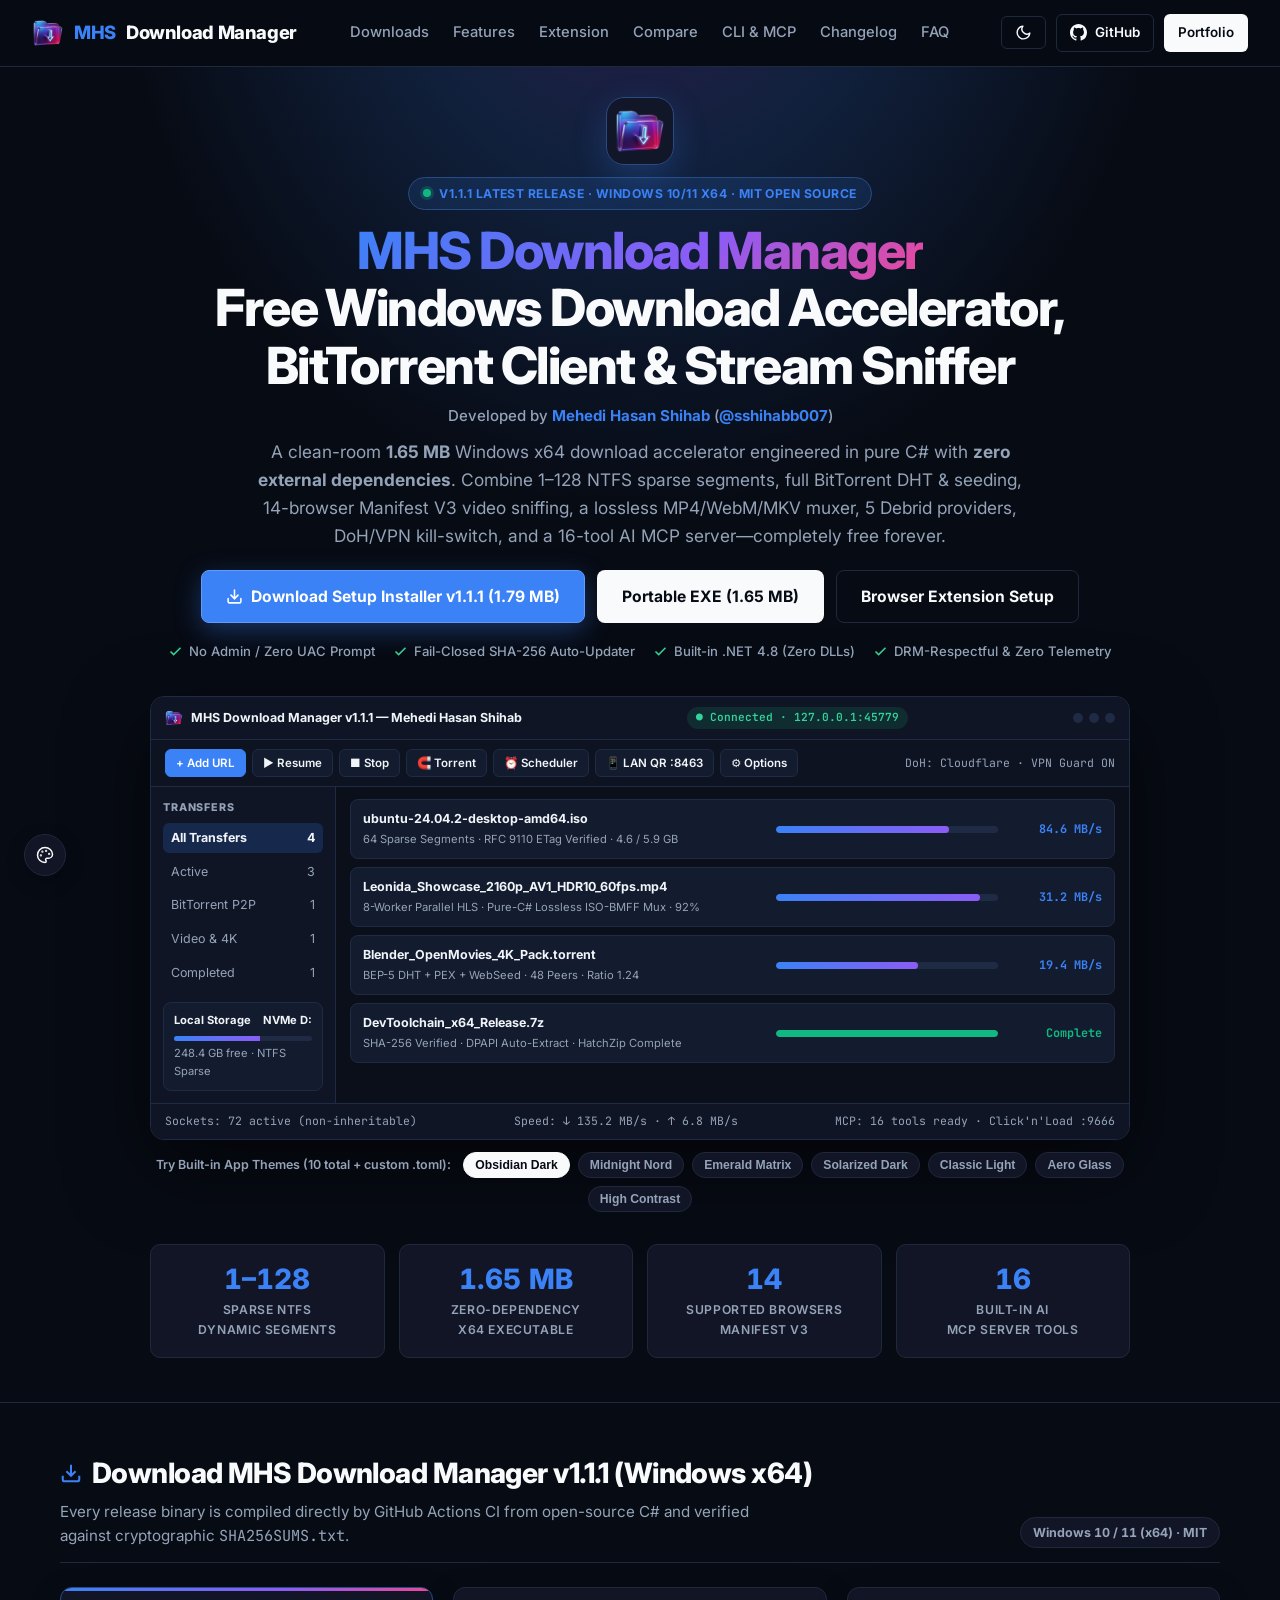
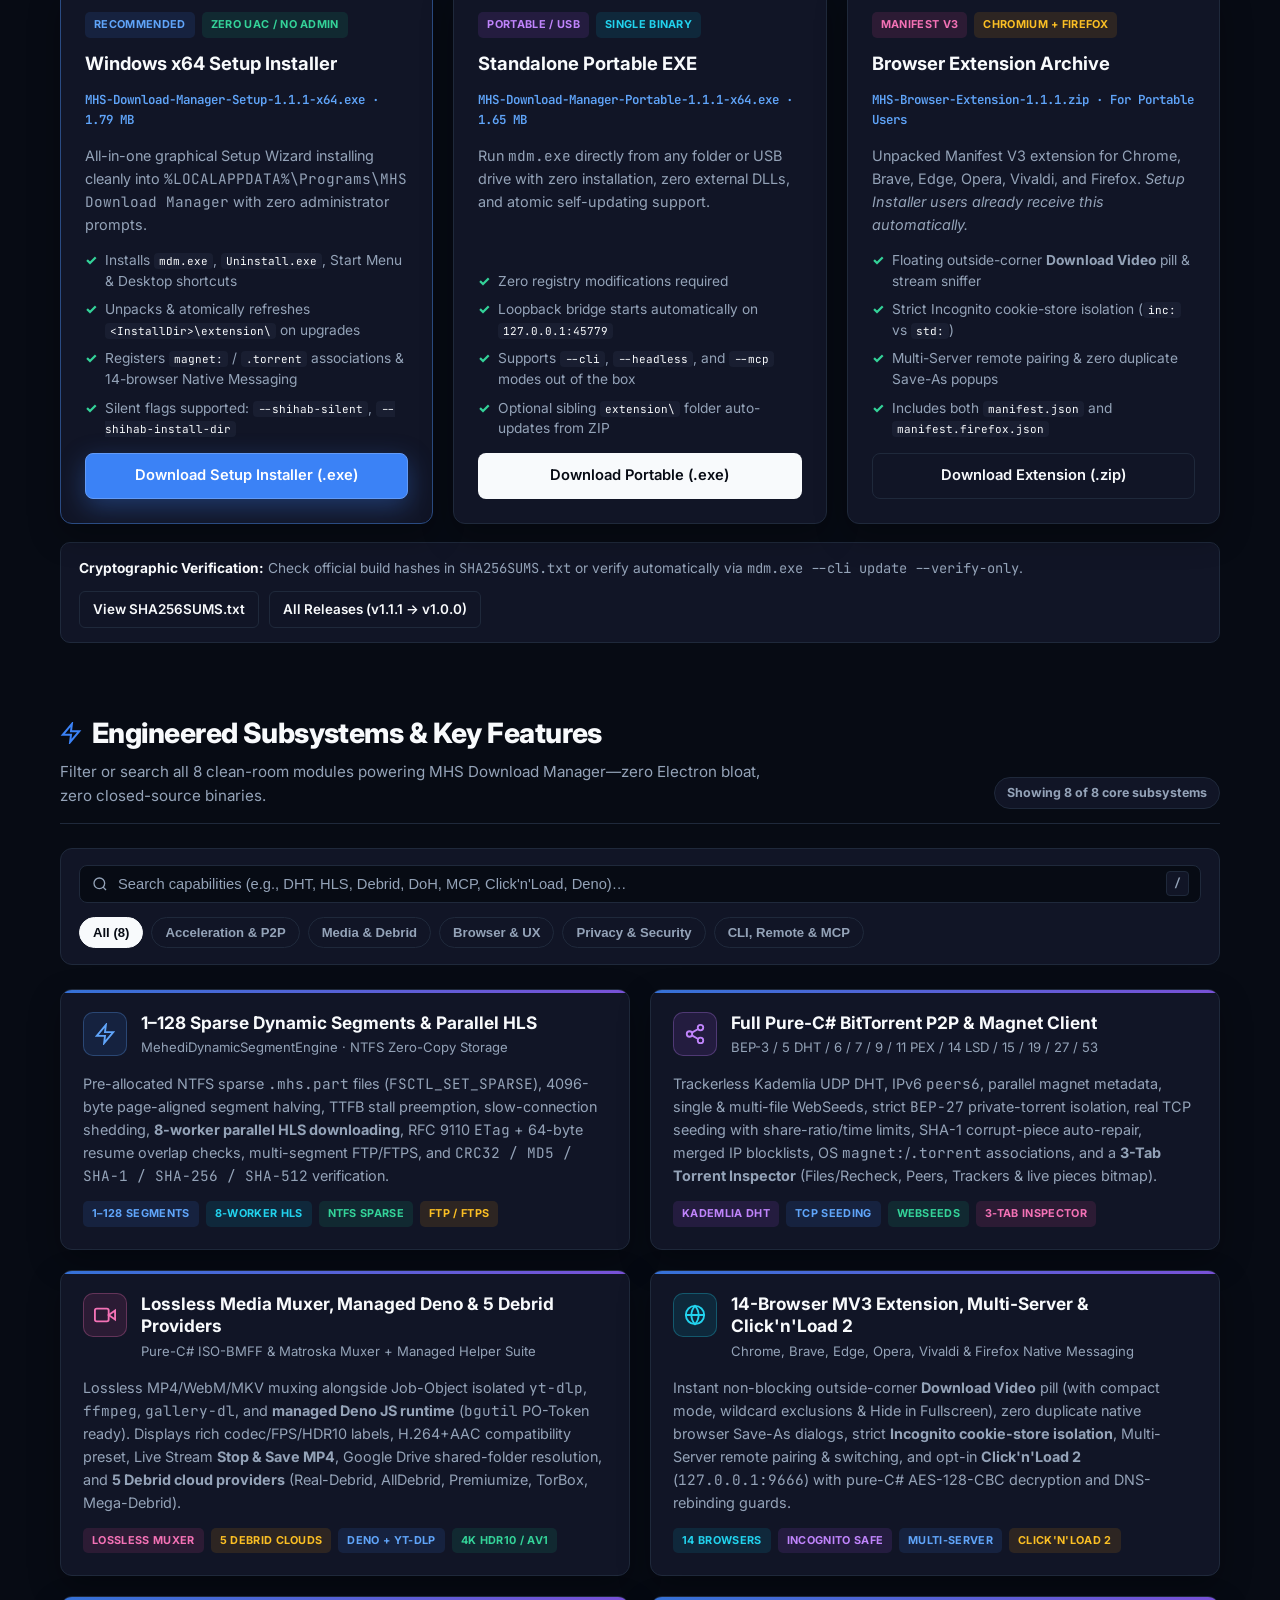
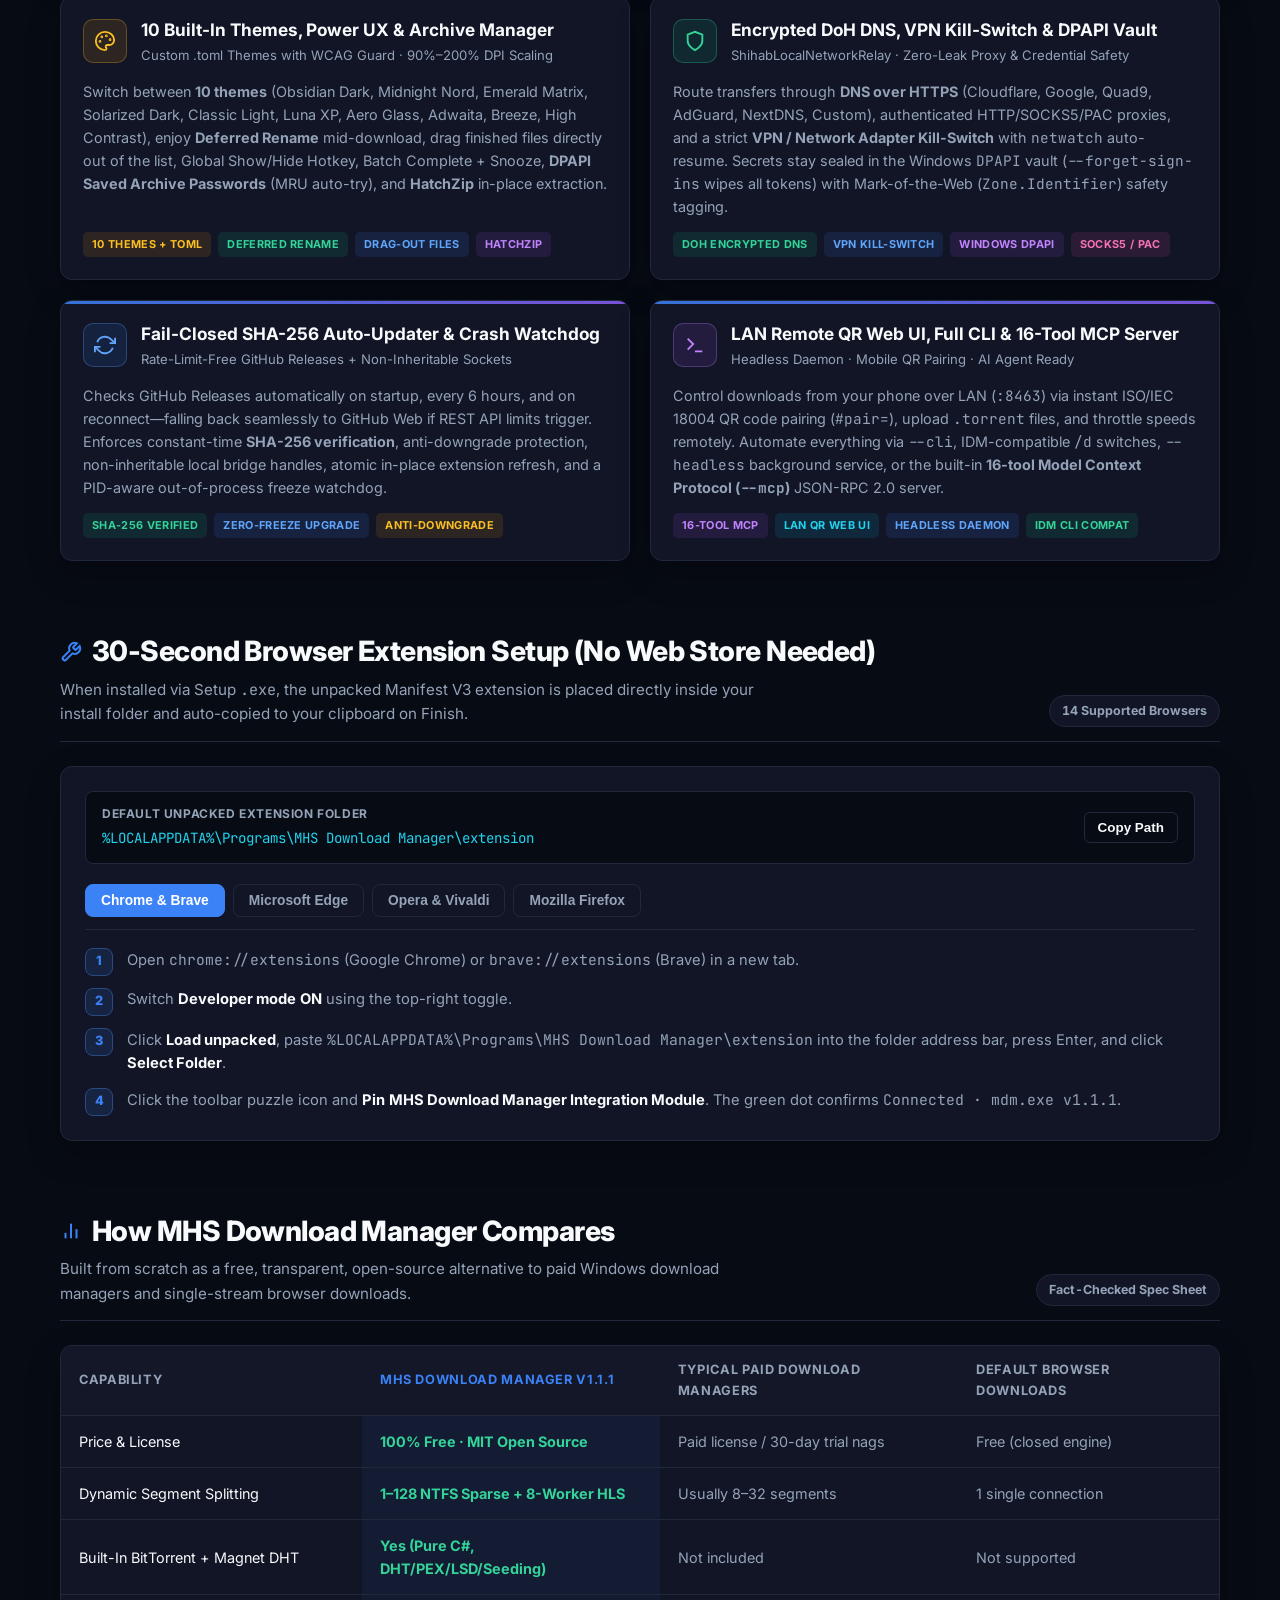
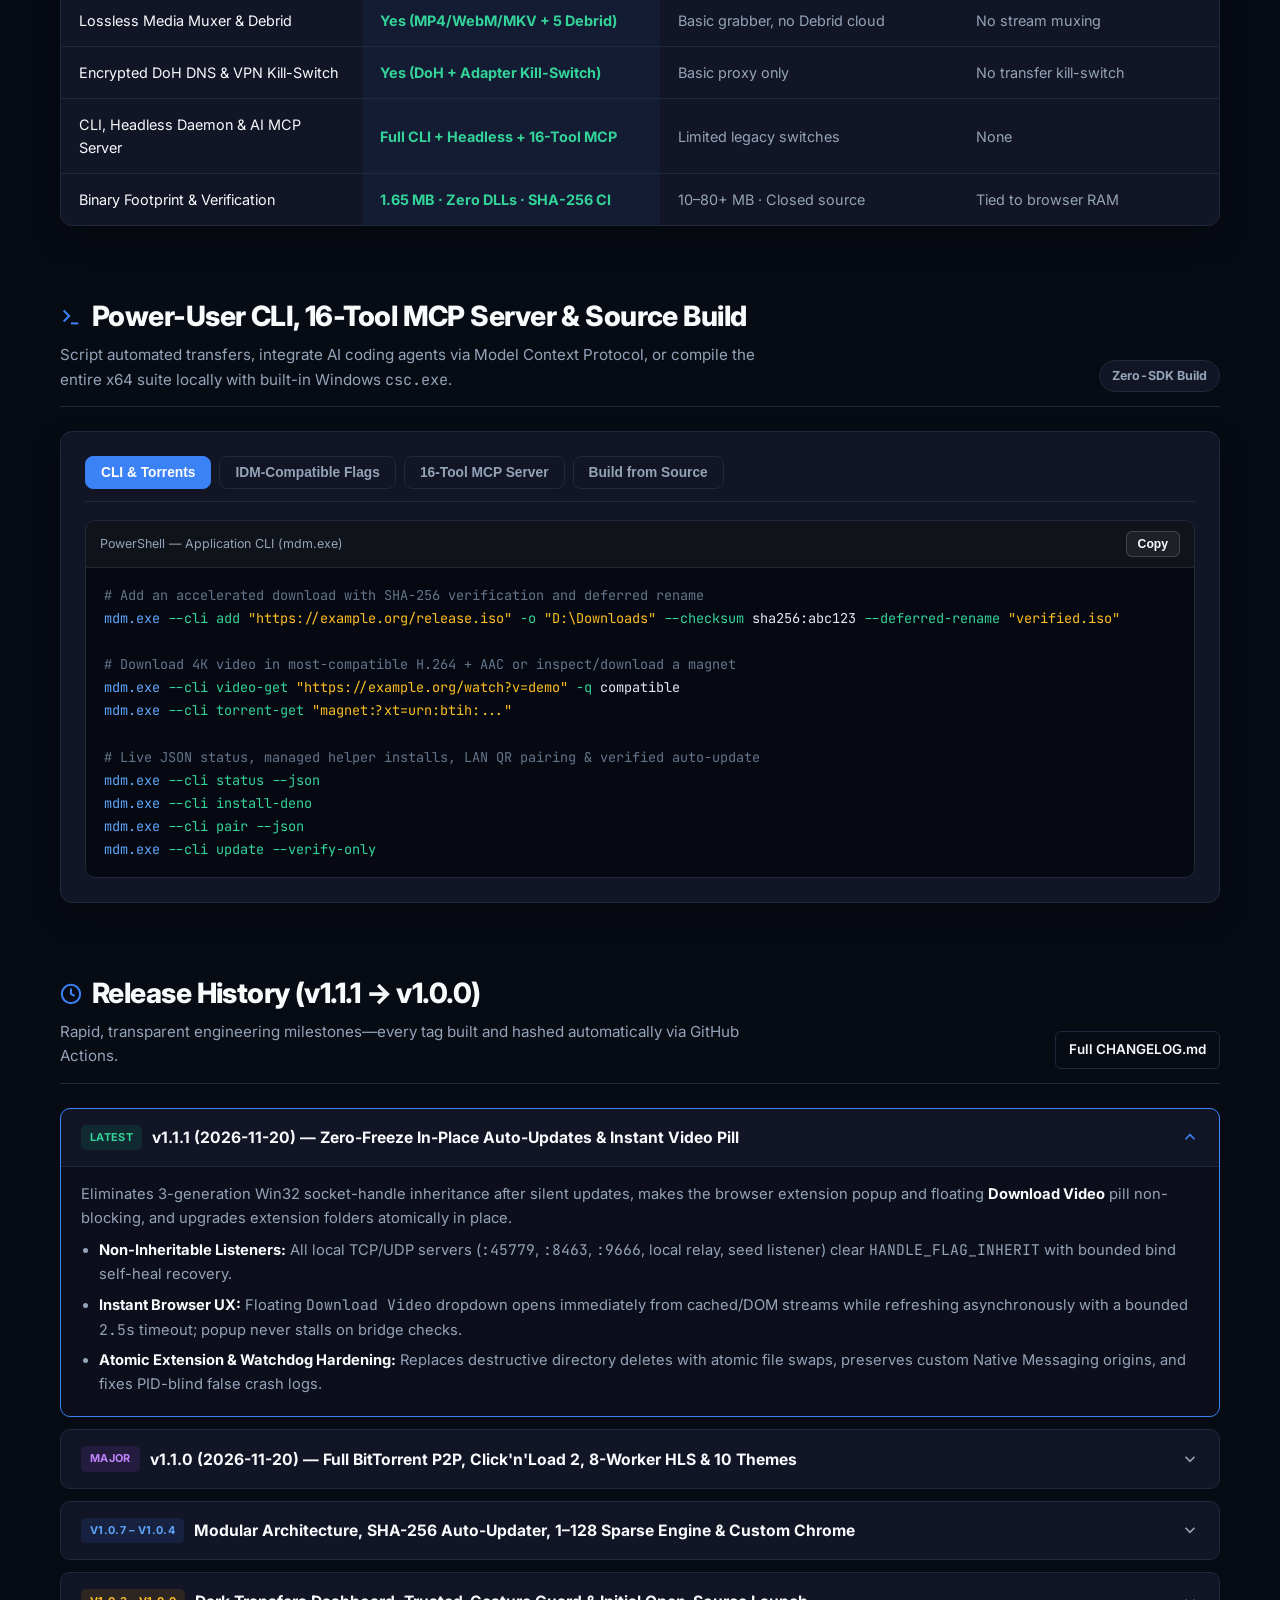
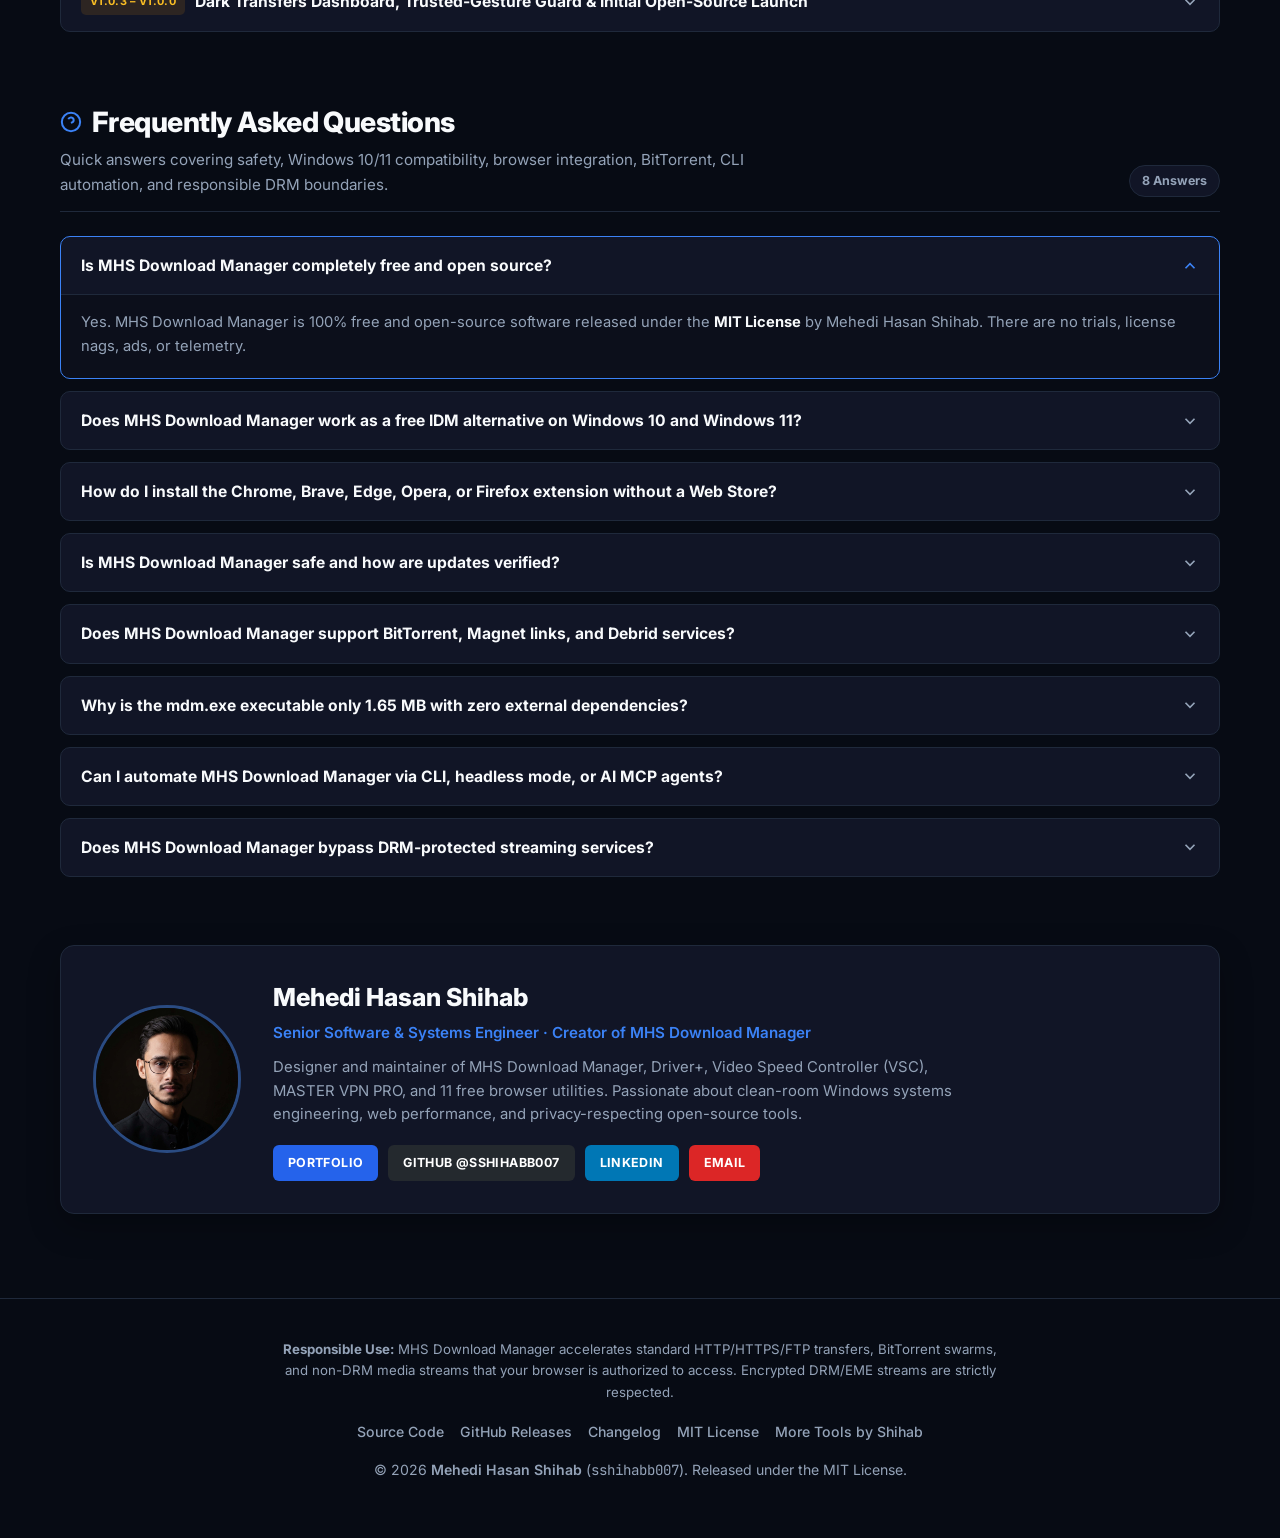
<file: index.html>
<!DOCTYPE html>
<html lang="en">

<head>
  <meta charset="UTF-8">
  <meta name="viewport" content="width=device-width, initial-scale=1.0">
  <title>MHS Download Manager v1.1.1 — Free Windows Download Accelerator</title>
  <meta name="description" content="Download MHS Download Manager v1.1.1 (1.65 MB): free open-source Windows x64 download accelerator, BitTorrent client, 14-browser stream sniffer &amp; MCP server.">
  <meta name="keywords" content="MHS Download Manager, free IDM alternative Windows 11, Windows x64 download accelerator, BitTorrent client Windows, Manifest V3 stream sniffer, lossless MP4 WebM muxer, open source download manager, yt-dlp GUI Windows, Debrid downloader, MCP download manager, Mehedi Hasan Shihab, mdm.exe">
  <meta name="author" content="Mehedi Hasan Shihab">
  <meta name="robots" content="index, follow, max-image-preview:large, max-snippet:-1, max-video-preview:-1">
  <meta name="theme-color" content="#070B14">
  <link rel="canonical" href="https://sshihabb007.github.io/MHS-DOWNLOAD-MANAGER/">

  <!-- Open Graph / Social SEO -->
  <meta property="og:type" content="website">
  <meta property="og:site_name" content="MHS Download Manager">
  <meta property="og:locale" content="en_US">
  <meta property="og:title" content="MHS Download Manager v1.1.1 — Free Windows x64 Download Accelerator &amp; BitTorrent Suite">
  <meta property="og:description" content="Clean-room 1.65 MB Windows x64 download accelerator with 1–128 NTFS sparse segments, full BitTorrent DHT/seeding, 14-browser MV3 stream sniffer, 5 Debrid providers, DoH/VPN kill-switch &amp; 16-tool MCP server.">
  <meta property="og:url" content="https://sshihabb007.github.io/MHS-DOWNLOAD-MANAGER/">
  <meta property="og:image" content="https://sshihabb007.github.io/MHS-DOWNLOAD-MANAGER/assets/og-preview.png">
  <meta property="og:image:width" content="1200">
  <meta property="og:image:height" content="630">
  <meta property="og:image:alt" content="MHS Download Manager v1.1.1 Windows x64 Download Accelerator Interface Preview">

  <!-- Twitter / X Card -->
  <meta name="twitter:card" content="summary_large_image">
  <meta name="twitter:title" content="MHS Download Manager v1.1.1 — Free Open-Source Windows Download Accelerator">
  <meta name="twitter:description" content="1–128 sparse segments, pure-C# BitTorrent + DHT, 14-browser MV3 stream sniffer, lossless media muxer &amp; SHA-256 auto-updater in a 1.65 MB MIT-licensed x64 app.">
  <meta name="twitter:image" content="https://sshihabb007.github.io/MHS-DOWNLOAD-MANAGER/assets/og-preview.png">

  <!-- Icons & Manifest -->
  <link rel="icon" type="image/x-icon" href="assets/mdm.ico">
  <link rel="icon" type="image/png" href="assets/mdm.png">
  <link rel="apple-touch-icon" href="assets/mdm.png">
  <link rel="manifest" href="site.webmanifest">

  <!-- Preconnect & Typography (shihabCV Inter + JetBrains Mono) -->
  <link rel="preconnect" href="https://fonts.googleapis.com">
  <link rel="preconnect" href="https://fonts.gstatic.com" crossorigin>
  <link href="https://fonts.googleapis.com/css2?family=Inter:wght@400;500;600;700;800&family=JetBrains+Mono:wght@500;600;700&display=swap" rel="stylesheet">
  <link rel="stylesheet" href="styles.css?v=1.1.1">

  <!-- Zero-FOWT Theme & Accent Preload -->
  <script>
    try {
      var shihab_savedColor = localStorage.getItem('mehedi_color');
      if (shihab_savedColor && shihab_savedColor !== 'default') {
        document.documentElement.style.setProperty('--primary-color', shihab_savedColor);
      }
    } catch (e) {}
  </script>

  <!-- Rich Structured Data Graph (SoftwareApplication + FAQPage + HowTo + BreadcrumbList) -->
  <script type="application/ld+json">
  {
    "@context": "https://schema.org",
    "@graph": [
      {
        "@type": "SoftwareApplication",
        "@id": "https://sshihabb007.github.io/MHS-DOWNLOAD-MANAGER/#software",
        "name": "MHS Download Manager",
        "alternateName": ["mdm.exe", "MHS DM"],
        "applicationCategory": "UtilitiesApplication",
        "applicationSubCategory": "Download Manager & BitTorrent Client",
        "operatingSystem": "Windows 10 (64-bit), Windows 11 (64-bit)",
        "softwareVersion": "1.1.1",
        "datePublished": "2026-10-30",
        "dateModified": "2026-11-20",
        "fileSize": "1.79MB",
        "softwareRequirements": "Windows 10 or Windows 11 (x64) with built-in .NET Framework 4.8",
        "memoryRequirements": "Zero external runtime dependencies",
        "license": "https://opensource.org/licenses/MIT",
        "isAccessibleForFree": true,
        "url": "https://sshihabb007.github.io/MHS-DOWNLOAD-MANAGER/",
        "downloadUrl": "https://github.com/sshihabb007/MHS-DOWNLOAD-MANAGER/releases/latest/download/MHS-Download-Manager-Setup-1.1.1-x64.exe",
        "installUrl": "https://github.com/sshihabb007/MHS-DOWNLOAD-MANAGER/releases/latest",
        "releaseNotes": "https://github.com/sshihabb007/MHS-DOWNLOAD-MANAGER/blob/main/CHANGELOG.md",
        "screenshot": "https://sshihabb007.github.io/MHS-DOWNLOAD-MANAGER/assets/og-preview.png",
        "image": "https://sshihabb007.github.io/MHS-DOWNLOAD-MANAGER/assets/mdm.png",
        "description": "Clean-room, MIT open-source Windows x64 download accelerator, full BitTorrent P2P client, 14-browser Manifest V3 stream sniffer, lossless MP4/WebM/MKV muxer, 5-provider Debrid unlocker, DoH/VPN kill-switch, and 16-tool MCP server.",
        "offers": {
          "@type": "Offer",
          "price": "0",
          "priceCurrency": "USD",
          "availability": "https://schema.org/InStock"
        },
        "featureList": [
          "1 to 128 NTFS sparse dynamic download segments with 4096-byte aligned halving and 8-worker parallel HLS",
          "Pure-C# BitTorrent P2P and Magnet client with BEP-5 DHT, PEX, LSD, UDP trackers, WebSeeds, TCP seeding, and 3-tab Torrent Inspector",
          "Zero-dependency lossless ISO-BMFF and Matroska media muxer plus managed yt-dlp, ffmpeg, gallery-dl, and Deno runtime",
          "5 Debrid cloud providers: Real-Debrid, AllDebrid, Premiumize, TorBox, and Mega-Debrid",
          "14-browser Manifest V3 extension for Chrome, Brave, Edge, Opera, Vivaldi, and Firefox with Incognito isolation and Click'n'Load 2",
          "Encrypted DNS over HTTPS (DoH), SOCKS5/HTTP/PAC relay, strict VPN network adapter kill-switch, and Windows DPAPI secret vault",
          "10 built-in UI themes plus custom TOML themes with WCAG contrast guard and 90% to 200% scaling",
          "Fail-closed SHA-256 verified GitHub Releases auto-updater, LAN QR Remote Web UI, full CLI, headless daemon, and 16-tool MCP JSON-RPC 2.0 server"
        ],
        "author": {
          "@type": "Person",
          "@id": "https://sshihabb007.github.io/#person",
          "name": "Mehedi Hasan Shihab",
          "url": "https://sshihabb007.github.io/",
          "sameAs": [
            "https://github.com/sshihabb007",
            "https://www.linkedin.com/in/mehedi-hasan-shihab"
          ]
        }
      },
      {
        "@type": "HowTo",
        "name": "How to Install MHS Download Manager and Load the Browser Extension on Windows",
        "description": "Install MHS Download Manager v1.1.1 without administrator prompts and connect the Manifest V3 browser extension in Chrome, Brave, Edge, Opera, or Firefox.",
        "totalTime": "PT2M",
        "step": [
          {
            "@type": "HowToStep",
            "position": 1,
            "name": "Download the Windows x64 Setup Installer",
            "text": "Download MHS-Download-Manager-Setup-1.1.1-x64.exe (1.79 MB) from official GitHub Releases and double-click to launch the wizard."
          },
          {
            "@type": "HowToStep",
            "position": 2,
            "name": "Install with Zero Admin / No UAC Prompt",
            "text": "Keep the default user-writable folder (%LOCALAPPDATA%\\Programs\\MHS Download Manager) and click Install Now. Setup automatically unpacks the extension folder and registers magnet and .torrent associations."
          },
          {
            "@type": "HowToStep",
            "position": 3,
            "name": "Open Browser Extensions & Enable Developer Mode",
            "text": "Open chrome://extensions (or brave://extensions, edge://extensions, opera://extensions) and toggle Developer mode ON."
          },
          {
            "@type": "HowToStep",
            "position": 4,
            "name": "Load the Unpacked Extension Folder",
            "text": "Click Load unpacked, paste %LOCALAPPDATA%\\Programs\\MHS Download Manager\\extension, click Select Folder, and pin MHS Download Manager Integration Module to confirm Connected · mdm.exe v1.1.1."
          }
        ]
      },
      {
        "@type": "FAQPage",
        "mainEntity": [
          {
            "@type": "Question",
            "name": "Is MHS Download Manager completely free and open source?",
            "acceptedAnswer": {
              "@type": "Answer",
              "text": "Yes. MHS Download Manager is 100% free and open-source software released under the MIT License by Mehedi Hasan Shihab. There are no trials, license nags, ads, or telemetry."
            }
          },
          {
            "@type": "Question",
            "name": "Does MHS Download Manager work as a free IDM alternative on Windows 10 and Windows 11?",
            "acceptedAnswer": {
              "@type": "Answer",
              "text": "Yes. It supports 1 to 128 dynamic sparse NTFS download segments, IDM-compatible command-line flags (/d, /p, /f, /n, /q, /a, /s), queues, schedules, browser download interception across 14 browsers, and an outside-corner floating Download Video pill."
            }
          },
          {
            "@type": "Question",
            "name": "How do I install the Chrome, Brave, Edge, Opera, or Firefox extension without a Web Store?",
            "acceptedAnswer": {
              "@type": "Answer",
              "text": "The Setup Installer automatically extracts the Manifest V3 extension to %LOCALAPPDATA%\\Programs\\MHS Download Manager\\extension and copies the path to your clipboard on the Finish screen. Enable Developer mode on your browser's Extensions page and click Load unpacked on that folder."
            }
          },
          {
            "@type": "Question",
            "name": "Is MHS Download Manager safe and how are updates verified?",
            "acceptedAnswer": {
              "@type": "Answer",
              "text": "Every official GitHub Release is built transparently by GitHub Actions CI from public C# source code and published with SHA256SUMS.txt. The built-in Auto-Updater enforces fail-closed constant-time SHA-256 verification and anti-downgrade checks before applying any upgrade."
            }
          },
          {
            "@type": "Question",
            "name": "Does MHS Download Manager support BitTorrent, Magnet links, and Debrid services?",
            "acceptedAnswer": {
              "@type": "Answer",
              "text": "Yes. v1.1.1 includes a pure-C# BitTorrent engine with BEP-5 Kademlia DHT, PEX, LSD, UDP trackers, WebSeeds, real TCP seeding, a 3-tab Torrent Inspector, OS magnet/.torrent associations, and 5 Debrid cloud providers (Real-Debrid, AllDebrid, Premiumize, TorBox, and Mega-Debrid)."
            }
          },
          {
            "@type": "Question",
            "name": "Why is the mdm.exe executable only 1.65 MB with zero external dependencies?",
            "acceptedAnswer": {
              "@type": "Answer",
              "text": "The desktop app, BitTorrent client, lossless MP4/WebM/MKV muxer, QR encoder, and Setup Wizard are engineered in clean-room C# compiling directly with the built-in Windows .NET Framework 4.8 compiler (csc.exe), requiring zero Electron runtimes, zero NuGet packages, and zero external DLLs."
            }
          },
          {
            "@type": "Question",
            "name": "Can I automate MHS Download Manager via CLI, headless mode, or AI MCP agents?",
            "acceptedAnswer": {
              "@type": "Answer",
              "text": "Yes. Run mdm.exe --cli for scripted downloads, queues, torrents, and media grabs, mdm.exe --headless for background daemon operation, or mdm.exe --mcp to expose a 16-tool JSON-RPC 2.0 Model Context Protocol stdio server for AI coding agents."
            }
          },
          {
            "@type": "Question",
            "name": "Does MHS Download Manager bypass DRM-protected streaming services?",
            "acceptedAnswer": {
              "@type": "Answer",
              "text": "No. MHS Download Manager accelerates standard HTTP/HTTPS/FTP transfers, BitTorrent swarms, and non-DRM media streams your browser already has permission to access. Encrypted DRM/EME streams (Widevine, PlayReady, FairPlay, SAMPLE-AES) are strictly respected and never bypassed."
            }
          }
        ]
      },
      {
        "@type": "BreadcrumbList",
        "itemListElement": [
          {
            "@type": "ListItem",
            "position": 1,
            "name": "Mehedi Hasan Shihab",
            "item": "https://sshihabb007.github.io/"
          },
          {
            "@type": "ListItem",
            "position": 2,
            "name": "Tools & Software",
            "item": "https://sshihabb007.github.io/tools/"
          },
          {
            "@type": "ListItem",
            "position": 3,
            "name": "MHS Download Manager",
            "item": "https://sshihabb007.github.io/MHS-DOWNLOAD-MANAGER/"
          }
        ]
      }
    ]
  }
  </script>
</head>

<body>
  <script>
    try {
      if (localStorage.getItem('mehedi_theme') === 'light') {
        document.body.classList.add('light-mode');
      }
    } catch (e) {}
  </script>

  <a href="#shihab_main_content" class="shihab_skip_link">Skip to main content</a>

  <!-- Sticky Navbar (Matches shihabCV .navbar) -->
  <nav class="navbar" aria-label="Primary navigation">
    <a href="#top" class="nav-brand" translate="no">
      <img src="assets/mdm.png" alt="MHS Download Manager logo" width="32" height="32">
      <span>MHS</span> Download Manager
    </a>

    <div class="nav-links">
      <a href="#downloads">Downloads</a>
      <a href="#features">Features</a>
      <a href="#extension">Extension</a>
      <a href="#compare">Compare</a>
      <a href="#cli">CLI &amp; MCP</a>
      <a href="#changelog">Changelog</a>
      <a href="#faq">FAQ</a>
    </div>

    <div class="nav-actions">
      <button id="sshihabb007-theme-toggle" type="button" class="btn btn-outline btn-sm" aria-label="Switch to light mode" aria-pressed="false">
        <svg id="shihab_icon_moon" viewBox="0 0 24 24" fill="none" stroke="currentColor" stroke-width="2" stroke-linecap="round" stroke-linejoin="round" aria-hidden="true">
          <path d="M21 12.79A9 9 0 1 1 11.21 3 7 7 0 0 0 21 12.79z"></path>
        </svg>
        <svg id="shihab_icon_sun" style="display:none" viewBox="0 0 24 24" fill="none" stroke="currentColor" stroke-width="2" stroke-linecap="round" stroke-linejoin="round" aria-hidden="true">
          <circle cx="12" cy="12" r="5"></circle>
          <line x1="12" y1="1" x2="12" y2="3"></line>
          <line x1="12" y1="21" x2="12" y2="23"></line>
          <line x1="4.22" y1="4.22" x2="5.64" y2="5.64"></line>
          <line x1="18.36" y1="18.36" x2="19.78" y2="19.78"></line>
          <line x1="1" y1="12" x2="3" y2="12"></line>
          <line x1="21" y1="12" x2="23" y2="12"></line>
          <line x1="4.22" y1="19.78" x2="5.64" y2="18.36"></line>
          <line x1="18.36" y1="5.64" x2="19.78" y2="4.22"></line>
        </svg>
      </button>
      <a href="https://github.com/sshihabb007/MHS-DOWNLOAD-MANAGER" target="_blank" rel="noopener noreferrer" class="btn btn-outline btn-sm">
        <svg viewBox="0 0 24 24" fill="currentColor" aria-hidden="true">
          <path d="M12 0C5.37 0 0 5.37 0 12c0 5.31 3.435 9.795 8.205 11.385.6.105.825-.255.825-.57 0-.285-.015-1.23-.015-2.235-3.015.555-3.795-.735-4.035-1.41-.135-.345-.72-1.41-1.23-1.695-.42-.225-1.02-.78-.015-.795.945-.015 1.62.87 1.845 1.23 1.08 1.815 2.805 1.305 3.495.99.105-.78.42-1.305.765-1.605-2.67-.3-5.46-1.335-5.46-5.925 0-1.305.465-2.385 1.23-3.225-.12-.3-.54-1.53.12-3.18 0 0 1.005-.315 3.3 1.23.96-.27 1.98-.405 3-.405s2.04.135 3 .405c2.295-1.56 3.3-1.23 3.3-1.23.66 1.65.24 2.88.12 3.18.765.84 1.23 1.905 1.23 3.225 0 4.605-2.805 5.625-5.475 5.925.435.375.81 1.095.81 2.22 0 1.605-.015 2.895-.015 3.3 0 .315.225.69.825.57A12.02 12.02 0 0 0 24 12c0-6.63-5.37-12-12-12z"/>
        </svg>
        <span>GitHub</span>
      </a>
      <a href="https://sshihabb007.github.io/" target="_blank" rel="noopener noreferrer" class="btn btn-primary btn-sm">Portfolio</a>
    </div>
  </nav>

  <!-- Hero Section -->
  <header id="top" class="hero">
    <div class="shihab_hero_inner">
      <div class="shihab_hero_logo_row">
        <div class="shihab_hero_logo_glow">
          <img src="assets/mdm.png" alt="MHS Download Manager glowing 3D blue-magenta folder icon" width="60" height="60" fetchpriority="high">
        </div>
      </div>

      <div>
        <span class="shihab_eyebrow_badge">
          <span class="shihab_pulse_dot" aria-hidden="true"></span>
          <span>v1.1.1 Latest Release · Windows 10/11 x64 · MIT Open Source</span>
        </span>
      </div>

      <h1>
        <span class="shihab_gradient_text">MHS Download Manager</span><br>
        Free Windows Download Accelerator, BitTorrent Client &amp; Stream Sniffer
      </h1>

      <p class="shihab_dev_attribution">
        Developed by <a href="https://sshihabb007.github.io/" target="_blank" rel="noopener noreferrer" translate="no">Mehedi Hasan Shihab</a> (<a href="https://github.com/sshihabb007" target="_blank" rel="noopener noreferrer">@sshihabb007</a>)
      </p>

      <p class="shihab_hero_lead">
        A clean-room <strong>1.65 MB</strong> Windows x64 download accelerator engineered in pure C# with <strong>zero external dependencies</strong>. Combine 1–128 NTFS sparse segments, full BitTorrent DHT &amp; seeding, 14-browser Manifest V3 video sniffing, a lossless MP4/WebM/MKV muxer, 5 Debrid providers, DoH/VPN kill-switch, and a 16-tool AI MCP server—completely free forever.
      </p>

      <div class="btn-group">
        <a href="https://github.com/sshihabb007/MHS-DOWNLOAD-MANAGER/releases/latest/download/MHS-Download-Manager-Setup-1.1.1-x64.exe" class="btn btn-accent btn-lg" rel="noopener noreferrer">
          <svg viewBox="0 0 24 24" fill="none" stroke="currentColor" stroke-width="2.2" stroke-linecap="round" stroke-linejoin="round" aria-hidden="true">
            <path d="M21 15v4a2 2 0 0 1-2 2H5a2 2 0 0 1-2-2v-4"></path>
            <polyline points="7 10 12 15 17 10"></polyline>
            <line x1="12" y1="15" x2="12" y2="3"></line>
          </svg>
          <span>Download Setup Installer v1.1.1 (1.79 MB)</span>
        </a>
        <a href="https://github.com/sshihabb007/MHS-DOWNLOAD-MANAGER/releases/latest/download/MHS-Download-Manager-Portable-1.1.1-x64.exe" class="btn btn-primary btn-lg" rel="noopener noreferrer">
          <span>Portable EXE (1.65 MB)</span>
        </a>
        <a href="#extension" class="btn btn-outline btn-lg">
          <span>Browser Extension Setup</span>
        </a>
      </div>

      <div class="shihab_trust_strip" aria-label="Key trust and safety guarantees">
        <span class="shihab_trust_item">
          <svg viewBox="0 0 24 24" fill="none" stroke="currentColor" stroke-width="2.4" aria-hidden="true"><polyline points="20 6 9 17 4 12"></polyline></svg>
          No Admin / Zero UAC Prompt
        </span>
        <span class="shihab_trust_item">
          <svg viewBox="0 0 24 24" fill="none" stroke="currentColor" stroke-width="2.4" aria-hidden="true"><polyline points="20 6 9 17 4 12"></polyline></svg>
          Fail-Closed SHA-256 Auto-Updater
        </span>
        <span class="shihab_trust_item">
          <svg viewBox="0 0 24 24" fill="none" stroke="currentColor" stroke-width="2.4" aria-hidden="true"><polyline points="20 6 9 17 4 12"></polyline></svg>
          Built-in .NET 4.8 (Zero DLLs)
        </span>
        <span class="shihab_trust_item">
          <svg viewBox="0 0 24 24" fill="none" stroke="currentColor" stroke-width="2.4" aria-hidden="true"><polyline points="20 6 9 17 4 12"></polyline></svg>
          DRM-Respectful &amp; Zero Telemetry
        </span>
      </div>

      <!-- Live Interactive Desktop App Preview -->
      <section class="shihab_app_showcase" aria-label="Interactive MHS Download Manager desktop interface preview">
        <div id="shihab_mdm_preview_window" class="shihab_app_window" data-mdm-theme="obsidian">
          <div class="shihab_app_titlebar">
            <div class="shihab_app_title_left">
              <img src="assets/mdm.png" alt="" width="18" height="18" aria-hidden="true">
              <span>MHS Download Manager v1.1.1 — Mehedi Hasan Shihab</span>
            </div>
            <span class="shihab_app_bridge_pill">● Connected · 127.0.0.1:45779</span>
            <div class="shihab_app_win_controls" aria-hidden="true">
              <span class="shihab_app_win_dot"></span>
              <span class="shihab_app_win_dot"></span>
              <span class="shihab_app_win_dot"></span>
            </div>
          </div>

          <div class="shihab_app_toolbar">
            <div class="shihab_app_ribbon" aria-hidden="true">
              <span class="shihab_ribbon_chip shihab_ribbon_chip_primary">+ Add URL</span>
              <span class="shihab_ribbon_chip">▶ Resume</span>
              <span class="shihab_ribbon_chip">■ Stop</span>
              <span class="shihab_ribbon_chip">🧲 Torrent</span>
              <span class="shihab_ribbon_chip">⏰ Scheduler</span>
              <span class="shihab_ribbon_chip">📱 LAN QR :8463</span>
              <span class="shihab_ribbon_chip">⚙ Options</span>
            </div>
            <span style="font-size:0.72rem;color:var(--mdm-muted);font-family:var(--font-mono)">DoH: Cloudflare · VPN Guard ON</span>
          </div>

          <div class="shihab_app_body">
            <aside class="shihab_app_sidebar" aria-hidden="true">
              <div>
                <div class="shihab_app_sidebar_label">Transfers</div>
                <ul class="shihab_app_nav_list">
                  <li class="active"><span>All Transfers</span><span>4</span></li>
                  <li><span>Active</span><span>3</span></li>
                  <li><span>BitTorrent P2P</span><span>1</span></li>
                  <li><span>Video &amp; 4K</span><span>1</span></li>
                  <li><span>Completed</span><span>1</span></li>
                </ul>
              </div>
              <div class="shihab_storage_card">
                <div style="display:flex;justify-content:space-between;font-weight:700">
                  <span>Local Storage</span><span>NVMe D:</span>
                </div>
                <div class="shihab_storage_bar"><div class="shihab_storage_fill"></div></div>
                <div style="color:var(--mdm-muted)">248.4 GB free · NTFS Sparse</div>
              </div>
            </aside>

            <div class="shihab_app_transfers">
              <div class="shihab_transfer_row">
                <div>
                  <div class="shihab_transfer_name">ubuntu-24.04.2-desktop-amd64.iso</div>
                  <div class="shihab_transfer_meta">64 Sparse Segments · RFC 9110 ETag Verified · 4.6 / 5.9 GB</div>
                </div>
                <div class="shihab_progress_track" role="progressbar" aria-valuenow="78" aria-valuemin="0" aria-valuemax="100" aria-label="ISO transfer progress">
                  <div class="shihab_progress_fill" style="width:78%"></div>
                </div>
                <div class="shihab_transfer_speed">84.6 MB/s</div>
              </div>

              <div class="shihab_transfer_row">
                <div>
                  <div class="shihab_transfer_name">Leonida_Showcase_2160p_AV1_HDR10_60fps.mp4</div>
                  <div class="shihab_transfer_meta">8-Worker Parallel HLS · Pure-C# Lossless ISO-BMFF Mux · 92%</div>
                </div>
                <div class="shihab_progress_track" role="progressbar" aria-valuenow="92" aria-valuemin="0" aria-valuemax="100" aria-label="4K video mux progress">
                  <div class="shihab_progress_fill" style="width:92%"></div>
                </div>
                <div class="shihab_transfer_speed">31.2 MB/s</div>
              </div>

              <div class="shihab_transfer_row">
                <div>
                  <div class="shihab_transfer_name">Blender_OpenMovies_4K_Pack.torrent</div>
                  <div class="shihab_transfer_meta">BEP-5 DHT + PEX + WebSeed · 48 Peers · Ratio 1.24</div>
                </div>
                <div class="shihab_progress_track" role="progressbar" aria-valuenow="64" aria-valuemin="0" aria-valuemax="100" aria-label="Torrent download progress">
                  <div class="shihab_progress_fill" style="width:64%"></div>
                </div>
                <div class="shihab_transfer_speed">19.4 MB/s</div>
              </div>

              <div class="shihab_transfer_row">
                <div>
                  <div class="shihab_transfer_name">DevToolchain_x64_Release.7z</div>
                  <div class="shihab_transfer_meta">SHA-256 Verified · DPAPI Auto-Extract · HatchZip Complete</div>
                </div>
                <div class="shihab_progress_track" role="progressbar" aria-valuenow="100" aria-valuemin="0" aria-valuemax="100" aria-label="Archive completion">
                  <div class="shihab_progress_fill shihab_progress_done" style="width:100%"></div>
                </div>
                <div class="shihab_transfer_speed shihab_transfer_speed_done">Complete</div>
              </div>
            </div>
          </div>

          <div class="shihab_app_footer">
            <span>Sockets: 72 active (non-inheritable)</span>
            <span>Speed: ↓ 135.2 MB/s · ↑ 6.8 MB/s</span>
            <span>MCP: 16 tools ready · Click'n'Load :9666</span>
          </div>
        </div>

        <div class="shihab_theme_preview_bar" role="group" aria-label="Preview built-in MHS Download Manager desktop themes">
          <span class="shihab_theme_preview_label">Try Built-in App Themes (10 total + custom .toml):</span>
          <button type="button" class="shihab_mdm_theme_btn" data-mdm-theme="obsidian" aria-pressed="true">Obsidian Dark</button>
          <button type="button" class="shihab_mdm_theme_btn" data-mdm-theme="nord" aria-pressed="false">Midnight Nord</button>
          <button type="button" class="shihab_mdm_theme_btn" data-mdm-theme="emerald" aria-pressed="false">Emerald Matrix</button>
          <button type="button" class="shihab_mdm_theme_btn" data-mdm-theme="solarized" aria-pressed="false">Solarized Dark</button>
          <button type="button" class="shihab_mdm_theme_btn" data-mdm-theme="light" aria-pressed="false">Classic Light</button>
          <button type="button" class="shihab_mdm_theme_btn" data-mdm-theme="aero" aria-pressed="false">Aero Glass</button>
          <button type="button" class="shihab_mdm_theme_btn" data-mdm-theme="contrast" aria-pressed="false">High Contrast</button>
        </div>
      </section>

      <!-- Stats Banner (Exact shihabCV .stats-banner) -->
      <section class="stats-banner" aria-label="MHS Download Manager technical highlights">
        <div class="stat-box">
          <div class="shihab_stat_num">1–128</div>
          <p>Sparse NTFS<br>Dynamic Segments</p>
        </div>
        <div class="stat-box">
          <div class="shihab_stat_num">1.65 MB</div>
          <p>Zero-Dependency<br>x64 Executable</p>
        </div>
        <div class="stat-box">
          <div class="shihab_stat_num">14</div>
          <p>Supported Browsers<br>Manifest V3</p>
        </div>
        <div class="stat-box">
          <div class="shihab_stat_num">16</div>
          <p>Built-In AI<br>MCP Server Tools</p>
        </div>
      </section>
    </div>
  </header>

  <main id="shihab_main_content" class="shihab_page_main">

    <!-- SECTION 1: OFFICIAL DOWNLOADS -->
    <section id="downloads" class="shihab_section" aria-labelledby="shihab_h_downloads">
      <div class="shihab_section_header">
        <div>
          <h2 id="shihab_h_downloads" class="shihab_section_title">
            <svg viewBox="0 0 24 24" fill="none" stroke="currentColor" stroke-width="2.2" aria-hidden="true">
              <path d="M21 15v4a2 2 0 0 1-2 2H5a2 2 0 0 1-2-2v-4"></path>
              <polyline points="7 10 12 15 17 10"></polyline>
              <line x1="12" y1="15" x2="12" y2="3"></line>
            </svg>
            <span>Download MHS Download Manager v1.1.1 (Windows x64)</span>
          </h2>
          <p class="shihab_section_subtitle">
            Every release binary is compiled directly by GitHub Actions CI from open-source C# and verified against cryptographic <code>SHA256SUMS.txt</code>.
          </p>
        </div>
        <span class="shihab_count_pill">Windows 10 / 11 (x64) · MIT</span>
      </div>

      <div class="shihab_download_grid">
        <article class="shihab_download_card shihab_download_card_featured">
          <div class="tags">
            <span class="tag tag-blue">RECOMMENDED</span>
            <span class="tag tag-green">ZERO UAC / NO ADMIN</span>
          </div>
          <h3>Windows x64 Setup Installer</h3>
          <p class="shihab_download_meta">MHS-Download-Manager-Setup-1.1.1-x64.exe · 1.79 MB</p>
          <p class="shihab_download_desc">
            All-in-one graphical Setup Wizard installing cleanly into <code>%LOCALAPPDATA%\Programs\MHS Download Manager</code> with zero administrator prompts.
          </p>
          <ul class="shihab_check_list">
            <li>Installs <code>mdm.exe</code>, <code>Uninstall.exe</code>, Start Menu &amp; Desktop shortcuts</li>
            <li>Unpacks &amp; atomically refreshes <code>&lt;InstallDir&gt;\extension\</code> on upgrades</li>
            <li>Registers <code>magnet:</code> / <code>.torrent</code> associations &amp; 14-browser Native Messaging</li>
            <li>Silent flags supported: <code>--shihab-silent</code>, <code>--shihab-install-dir</code></li>
          </ul>
          <a href="https://github.com/sshihabb007/MHS-DOWNLOAD-MANAGER/releases/latest/download/MHS-Download-Manager-Setup-1.1.1-x64.exe" class="btn btn-accent" rel="noopener noreferrer">
            Download Setup Installer (.exe)
          </a>
        </article>

        <article class="shihab_download_card">
          <div class="tags">
            <span class="tag tag-purple">PORTABLE / USB</span>
            <span class="tag tag-cyan">SINGLE BINARY</span>
          </div>
          <h3>Standalone Portable EXE</h3>
          <p class="shihab_download_meta">MHS-Download-Manager-Portable-1.1.1-x64.exe · 1.65 MB</p>
          <p class="shihab_download_desc">
            Run <code>mdm.exe</code> directly from any folder or USB drive with zero installation, zero external DLLs, and atomic self-updating support.
          </p>
          <ul class="shihab_check_list">
            <li>Zero registry modifications required</li>
            <li>Loopback bridge starts automatically on <code>127.0.0.1:45779</code></li>
            <li>Supports <code>--cli</code>, <code>--headless</code>, and <code>--mcp</code> modes out of the box</li>
            <li>Optional sibling <code>extension\</code> folder auto-updates from ZIP</li>
          </ul>
          <a href="https://github.com/sshihabb007/MHS-DOWNLOAD-MANAGER/releases/latest/download/MHS-Download-Manager-Portable-1.1.1-x64.exe" class="btn btn-primary" rel="noopener noreferrer">
            Download Portable (.exe)
          </a>
        </article>

        <article class="shihab_download_card">
          <div class="tags">
            <span class="tag tag-pink">MANIFEST V3</span>
            <span class="tag tag-orange">CHROMIUM + FIREFOX</span>
          </div>
          <h3>Browser Extension Archive</h3>
          <p class="shihab_download_meta">MHS-Browser-Extension-1.1.1.zip · For Portable Users</p>
          <p class="shihab_download_desc">
            Unpacked Manifest V3 extension for Chrome, Brave, Edge, Opera, Vivaldi, and Firefox. <em>Setup Installer users already receive this automatically.</em>
          </p>
          <ul class="shihab_check_list">
            <li>Floating outside-corner <strong>Download Video</strong> pill &amp; stream sniffer</li>
            <li>Strict Incognito cookie-store isolation (<code>inc:</code> vs <code>std:</code>)</li>
            <li>Multi-Server remote pairing &amp; zero duplicate Save-As popups</li>
            <li>Includes both <code>manifest.json</code> and <code>manifest.firefox.json</code></li>
          </ul>
          <a href="https://github.com/sshihabb007/MHS-DOWNLOAD-MANAGER/releases/latest/download/MHS-Browser-Extension-1.1.1.zip" class="btn btn-outline" rel="noopener noreferrer">
            Download Extension (.zip)
          </a>
        </article>
      </div>

      <div class="shihab_sha_bar">
        <div>
          <strong>Cryptographic Verification:</strong> Check official build hashes in <code>SHA256SUMS.txt</code> or verify automatically via <code>mdm.exe --cli update --verify-only</code>.
        </div>
        <div style="display:flex;gap:10px;flex-wrap:wrap">
          <a href="https://github.com/sshihabb007/MHS-DOWNLOAD-MANAGER/releases/latest/download/SHA256SUMS.txt" target="_blank" rel="noopener noreferrer" class="btn btn-outline btn-sm">View SHA256SUMS.txt</a>
          <a href="https://github.com/sshihabb007/MHS-DOWNLOAD-MANAGER/releases" target="_blank" rel="noopener noreferrer" class="btn btn-outline btn-sm">All Releases (v1.1.1 → v1.0.0)</a>
        </div>
      </div>
    </section>

    <!-- SECTION 2: FILTERABLE CORE CAPABILITIES -->
    <section id="features" class="shihab_section" aria-labelledby="shihab_h_features">
      <div class="shihab_section_header">
        <div>
          <h2 id="shihab_h_features" class="shihab_section_title">
            <svg viewBox="0 0 24 24" fill="none" stroke="currentColor" stroke-width="2.2" aria-hidden="true">
              <polygon points="13 2 3 14 12 14 11 22 21 10 12 10 13 2"></polygon>
            </svg>
            <span>Engineered Subsystems &amp; Key Features</span>
          </h2>
          <p class="shihab_section_subtitle">
            Filter or search all 8 clean-room modules powering MHS Download Manager—zero Electron bloat, zero closed-source binaries.
          </p>
        </div>
        <span id="shihab_feature_status" class="shihab_count_pill" role="status" aria-live="polite">Showing 8 of 8 core subsystems</span>
      </div>

      <div class="shihab_controls_shell">
        <div class="shihab_controls_top">
          <div class="shihab_search_wrap">
            <label for="shihab_feature_search" class="shihab_sr_only">Search features, protocols, or tools</label>
            <svg viewBox="0 0 24 24" fill="none" stroke="currentColor" stroke-width="2" aria-hidden="true">
              <circle cx="11" cy="11" r="8"></circle>
              <line x1="21" y1="21" x2="16.65" y2="16.65"></line>
            </svg>
            <input id="shihab_feature_search" type="search" class="shihab_search_input" placeholder="Search capabilities (e.g., DHT, HLS, Debrid, DoH, MCP, Click'n'Load, Deno)…" autocomplete="off">
            <kbd class="shihab_search_kbd" aria-hidden="true">/</kbd>
          </div>
        </div>

        <div class="shihab_filter_bar" role="group" aria-label="Filter subsystems by category">
          <button type="button" class="shihab_filter_btn" data-filter="all" aria-pressed="true">All (8)</button>
          <button type="button" class="shihab_filter_btn" data-filter="speed" aria-pressed="false">Acceleration &amp; P2P</button>
          <button type="button" class="shihab_filter_btn" data-filter="media" aria-pressed="false">Media &amp; Debrid</button>
          <button type="button" class="shihab_filter_btn" data-filter="browser" aria-pressed="false">Browser &amp; UX</button>
          <button type="button" class="shihab_filter_btn" data-filter="security" aria-pressed="false">Privacy &amp; Security</button>
          <button type="button" class="shihab_filter_btn" data-filter="automation" aria-pressed="false">CLI, Remote &amp; MCP</button>
        </div>
      </div>

      <div class="shihab_feature_grid">
        <article class="shihab_feature_card" data-category="speed">
          <div class="shihab_card_head">
            <div class="shihab_icon_badge shihab_icon_blue" aria-hidden="true">
              <svg viewBox="0 0 24 24" fill="none" stroke="currentColor" stroke-width="2"><polygon points="13 2 3 14 12 14 11 22 21 10 12 10 13 2"/></svg>
            </div>
            <div>
              <h3>1–128 Sparse Dynamic Segments &amp; Parallel HLS</h3>
              <p class="shihab_feature_sub">MehediDynamicSegmentEngine · NTFS Zero-Copy Storage</p>
            </div>
          </div>
          <p class="shihab_feature_body">
            Pre-allocated NTFS sparse <code>.mhs.part</code> files (<code>FSCTL_SET_SPARSE</code>), 4096-byte page-aligned segment halving, TTFB stall preemption, slow-connection shedding, <strong>8-worker parallel HLS downloading</strong>, RFC 9110 <code>ETag</code> + 64-byte resume overlap checks, multi-segment FTP/FTPS, and <code>CRC32 / MD5 / SHA-1 / SHA-256 / SHA-512</code> verification.
          </p>
          <div class="tags">
            <span class="tag tag-blue">1–128 SEGMENTS</span>
            <span class="tag tag-cyan">8-WORKER HLS</span>
            <span class="tag tag-green">NTFS SPARSE</span>
            <span class="tag tag-orange">FTP / FTPS</span>
          </div>
        </article>

        <article class="shihab_feature_card" data-category="speed">
          <div class="shihab_card_head">
            <div class="shihab_icon_badge shihab_icon_purple" aria-hidden="true">
              <svg viewBox="0 0 24 24" fill="none" stroke="currentColor" stroke-width="2"><circle cx="18" cy="5" r="3"/><circle cx="6" cy="12" r="3"/><circle cx="18" cy="19" r="3"/><line x1="8.59" y1="13.51" x2="15.42" y2="17.49"/><line x1="15.41" y1="6.51" x2="8.59" y2="10.49"/></svg>
            </div>
            <div>
              <h3>Full Pure-C# BitTorrent P2P &amp; Magnet Client</h3>
              <p class="shihab_feature_sub">BEP-3 / 5 DHT / 6 / 7 / 9 / 11 PEX / 14 LSD / 15 / 19 / 27 / 53</p>
            </div>
          </div>
          <p class="shihab_feature_body">
            Trackerless Kademlia UDP DHT, IPv6 <code>peers6</code>, parallel magnet metadata, single &amp; multi-file WebSeeds, strict <code>BEP-27</code> private-torrent isolation, real TCP seeding with share-ratio/time limits, SHA-1 corrupt-piece auto-repair, merged IP blocklists, OS <code>magnet:</code>/<code>.torrent</code> associations, and a <strong>3-Tab Torrent Inspector</strong> (Files/Recheck, Peers, Trackers &amp; live pieces bitmap).
          </p>
          <div class="tags">
            <span class="tag tag-purple">KADEMLIA DHT</span>
            <span class="tag tag-blue">TCP SEEDING</span>
            <span class="tag tag-green">WEBSEEDS</span>
            <span class="tag tag-pink">3-TAB INSPECTOR</span>
          </div>
        </article>

        <article class="shihab_feature_card" data-category="media">
          <div class="shihab_card_head">
            <div class="shihab_icon_badge shihab_icon_pink" aria-hidden="true">
              <svg viewBox="0 0 24 24" fill="none" stroke="currentColor" stroke-width="2"><polygon points="23 7 16 12 23 17 23 7"/><rect x="1" y="5" width="15" height="14" rx="2" ry="2"/></svg>
            </div>
            <div>
              <h3>Lossless Media Muxer, Managed Deno &amp; 5 Debrid Providers</h3>
              <p class="shihab_feature_sub">Pure-C# ISO-BMFF &amp; Matroska Muxer + Managed Helper Suite</p>
            </div>
          </div>
          <p class="shihab_feature_body">
            Lossless MP4/WebM/MKV muxing alongside Job-Object isolated <code>yt-dlp</code>, <code>ffmpeg</code>, <code>gallery-dl</code>, and <strong>managed Deno JS runtime</strong> (<code>bgutil</code> PO-Token ready). Displays rich codec/FPS/HDR10 labels, H.264+AAC compatibility preset, Live Stream <strong>Stop &amp; Save MP4</strong>, Google Drive shared-folder resolution, and <strong>5 Debrid cloud providers</strong> (Real-Debrid, AllDebrid, Premiumize, TorBox, Mega-Debrid).
          </p>
          <div class="tags">
            <span class="tag tag-pink">LOSSLESS MUXER</span>
            <span class="tag tag-orange">5 DEBRID CLOUDS</span>
            <span class="tag tag-blue">DENO + YT-DLP</span>
            <span class="tag tag-green">4K HDR10 / AV1</span>
          </div>
        </article>

        <article class="shihab_feature_card" data-category="browser">
          <div class="shihab_card_head">
            <div class="shihab_icon_badge shihab_icon_cyan" aria-hidden="true">
              <svg viewBox="0 0 24 24" fill="none" stroke="currentColor" stroke-width="2"><circle cx="12" cy="12" r="10"/><line x1="2" y1="12" x2="22" y2="12"/><path d="M12 2a15.3 15.3 0 0 1 4 10 15.3 15.3 0 0 1-4 10 15.3 15.3 0 0 1-4-10 15.3 15.3 0 0 1 4-10z"/></svg>
            </div>
            <div>
              <h3>14-Browser MV3 Extension, Multi-Server &amp; Click'n'Load 2</h3>
              <p class="shihab_feature_sub">Chrome, Brave, Edge, Opera, Vivaldi &amp; Firefox Native Messaging</p>
            </div>
          </div>
          <p class="shihab_feature_body">
            Instant non-blocking outside-corner <strong>Download Video</strong> pill (with compact mode, wildcard exclusions &amp; Hide in Fullscreen), zero duplicate native browser Save-As dialogs, strict <strong>Incognito cookie-store isolation</strong>, Multi-Server remote pairing &amp; switching, and opt-in <strong>Click'n'Load 2</strong> (<code>127.0.0.1:9666</code>) with pure-C# AES-128-CBC decryption and DNS-rebinding guards.
          </p>
          <div class="tags">
            <span class="tag tag-cyan">14 BROWSERS</span>
            <span class="tag tag-purple">INCOGNITO SAFE</span>
            <span class="tag tag-blue">MULTI-SERVER</span>
            <span class="tag tag-orange">CLICK'N'LOAD 2</span>
          </div>
        </article>

        <article class="shihab_feature_card" data-category="browser">
          <div class="shihab_card_head">
            <div class="shihab_icon_badge shihab_icon_orange" aria-hidden="true">
              <svg viewBox="0 0 24 24" fill="none" stroke="currentColor" stroke-width="2"><circle cx="13.5" cy="6.5" r=".5" fill="currentColor"/><circle cx="17.5" cy="10.5" r=".5" fill="currentColor"/><circle cx="8.5" cy="7.5" r=".5" fill="currentColor"/><circle cx="6.5" cy="12.5" r=".5" fill="currentColor"/><path d="M12 2C6.5 2 2 6.5 2 12s4.5 10 10 10c.926 0 1.648-.746 1.648-1.688 0-.437-.18-.835-.437-1.125-.29-.289-.438-.652-.438-1.125a1.64 1.64 0 0 1 1.668-1.668h1.996c3.051 0 5.555-2.503 5.555-5.554C21.965 6.012 17.461 2 12 2z"/></svg>
            </div>
            <div>
              <h3>10 Built-In Themes, Power UX &amp; Archive Manager</h3>
              <p class="shihab_feature_sub">Custom .toml Themes with WCAG Guard · 90%–200% DPI Scaling</p>
            </div>
          </div>
          <p class="shihab_feature_body">
            Switch between <strong>10 themes</strong> (Obsidian Dark, Midnight Nord, Emerald Matrix, Solarized Dark, Classic Light, Luna XP, Aero Glass, Adwaita, Breeze, High Contrast), enjoy <strong>Deferred Rename</strong> mid-download, drag finished files directly out of the list, Global Show/Hide Hotkey, Batch Complete + Snooze, <strong>DPAPI Saved Archive Passwords</strong> (MRU auto-try), and <strong>HatchZip</strong> in-place extraction.
          </p>
          <div class="tags">
            <span class="tag tag-orange">10 THEMES + TOML</span>
            <span class="tag tag-green">DEFERRED RENAME</span>
            <span class="tag tag-blue">DRAG-OUT FILES</span>
            <span class="tag tag-purple">HATCHZIP</span>
          </div>
        </article>

        <article class="shihab_feature_card" data-category="security">
          <div class="shihab_card_head">
            <div class="shihab_icon_badge shihab_icon_green" aria-hidden="true">
              <svg viewBox="0 0 24 24" fill="none" stroke="currentColor" stroke-width="2"><path d="M12 22s8-4 8-10V5l-8-3-8 3v7c0 6 8 10 8 10z"/></svg>
            </div>
            <div>
              <h3>Encrypted DoH DNS, VPN Kill-Switch &amp; DPAPI Vault</h3>
              <p class="shihab_feature_sub">ShihabLocalNetworkRelay · Zero-Leak Proxy &amp; Credential Safety</p>
            </div>
          </div>
          <p class="shihab_feature_body">
            Route transfers through <strong>DNS over HTTPS</strong> (Cloudflare, Google, Quad9, AdGuard, NextDNS, Custom), authenticated HTTP/SOCKS5/PAC proxies, and a strict <strong>VPN / Network Adapter Kill-Switch</strong> with <code>netwatch</code> auto-resume. Secrets stay sealed in the Windows <code>DPAPI</code> vault (<code>--forget-sign-ins</code> wipes all tokens) with Mark-of-the-Web (<code>Zone.Identifier</code>) safety tagging.
          </p>
          <div class="tags">
            <span class="tag tag-green">DOH ENCRYPTED DNS</span>
            <span class="tag tag-blue">VPN KILL-SWITCH</span>
            <span class="tag tag-purple">WINDOWS DPAPI</span>
            <span class="tag tag-pink">SOCKS5 / PAC</span>
          </div>
        </article>

        <article class="shihab_feature_card" data-category="security">
          <div class="shihab_card_head">
            <div class="shihab_icon_badge shihab_icon_blue" aria-hidden="true">
              <svg viewBox="0 0 24 24" fill="none" stroke="currentColor" stroke-width="2"><polyline points="23 4 23 10 17 10"/><polyline points="1 20 1 14 7 14"/><path d="M3.51 9a9 9 0 0 1 14.85-3.36L23 10M1 14l4.64 4.36A9 9 0 0 0 20.49 15"/></svg>
            </div>
            <div>
              <h3>Fail-Closed SHA-256 Auto-Updater &amp; Crash Watchdog</h3>
              <p class="shihab_feature_sub">Rate-Limit-Free GitHub Releases + Non-Inheritable Sockets</p>
            </div>
          </div>
          <p class="shihab_feature_body">
            Checks GitHub Releases automatically on startup, every 6 hours, and on reconnect—falling back seamlessly to GitHub Web if REST API limits trigger. Enforces constant-time <strong>SHA-256 verification</strong>, anti-downgrade protection, non-inheritable local bridge handles, atomic in-place extension refresh, and a PID-aware out-of-process freeze watchdog.
          </p>
          <div class="tags">
            <span class="tag tag-green">SHA-256 VERIFIED</span>
            <span class="tag tag-blue">ZERO-FREEZE UPGRADE</span>
            <span class="tag tag-orange">ANTI-DOWNGRADE</span>
          </div>
        </article>

        <article class="shihab_feature_card" data-category="automation">
          <div class="shihab_card_head">
            <div class="shihab_icon_badge shihab_icon_purple" aria-hidden="true">
              <svg viewBox="0 0 24 24" fill="none" stroke="currentColor" stroke-width="2"><polyline points="4 17 10 11 4 5"/><line x1="12" y1="19" x2="20" y2="19"/></svg>
            </div>
            <div>
              <h3>LAN Remote QR Web UI, Full CLI &amp; 16-Tool MCP Server</h3>
              <p class="shihab_feature_sub">Headless Daemon · Mobile QR Pairing · AI Agent Ready</p>
            </div>
          </div>
          <p class="shihab_feature_body">
            Control downloads from your phone over LAN (<code>:8463</code>) via instant ISO/IEC 18004 QR code pairing (<code>#pair=</code>), upload <code>.torrent</code> files, and throttle speeds remotely. Automate everything via <code>--cli</code>, IDM-compatible <code>/d</code> switches, <code>--headless</code> background service, or the built-in <strong>16-tool Model Context Protocol (<code>--mcp</code>)</strong> JSON-RPC 2.0 server.
          </p>
          <div class="tags">
            <span class="tag tag-purple">16-TOOL MCP</span>
            <span class="tag tag-cyan">LAN QR WEB UI</span>
            <span class="tag tag-blue">HEADLESS DAEMON</span>
            <span class="tag tag-green">IDM CLI COMPAT</span>
          </div>
        </article>
      </div>

      <div id="shihab_feature_empty" class="shihab_empty_state" hidden>
        <p style="margin-bottom:12px">No matching subsystem found for your current filter.</p>
        <button id="shihab_feature_reset" type="button" class="btn btn-outline btn-sm">Reset Filters</button>
      </div>
    </section>

    <!-- SECTION 3: 30-SECOND BROWSER EXTENSION SETUP -->
    <section id="extension" class="shihab_section" aria-labelledby="shihab_h_extension">
      <div class="shihab_section_header">
        <div>
          <h2 id="shihab_h_extension" class="shihab_section_title">
            <svg viewBox="0 0 24 24" fill="none" stroke="currentColor" stroke-width="2.2" aria-hidden="true">
              <path d="M14.7 6.3a1 1 0 0 0 0 1.4l1.6 1.6a1 1 0 0 0 1.4 0l3.77-3.77a6 6 0 0 1-7.94 7.94l-6.91 6.91a2.12 2.12 0 0 1-3-3l6.91-6.91a6 6 0 0 1 7.94-7.94l-3.76 3.76z"></path>
            </svg>
            <span>30-Second Browser Extension Setup (No Web Store Needed)</span>
          </h2>
          <p class="shihab_section_subtitle">
            When installed via Setup <code>.exe</code>, the unpacked Manifest V3 extension is placed directly inside your install folder and auto-copied to your clipboard on Finish.
          </p>
        </div>
        <span class="shihab_count_pill">14 Supported Browsers</span>
      </div>

      <div class="shihab_panel_card">
        <div class="shihab_path_copy_row">
          <div>
            <div style="font-size:0.75rem;color:var(--text-muted);font-weight:700;text-transform:uppercase;letter-spacing:0.05em;margin-bottom:2px">Default Unpacked Extension Folder</div>
            <code id="shihab_ext_path">%LOCALAPPDATA%\Programs\MHS Download Manager\extension</code>
          </div>
          <button type="button" class="btn btn-outline btn-sm" data-copy-target="#shihab_ext_path" data-copy-label="Extension folder path copied!">
            Copy Path
          </button>
        </div>

        <div class="shihab_tablist" role="tablist" aria-label="Choose your browser setup guide">
          <button id="shihab_tab_chrome" type="button" role="tab" class="shihab_tab_btn" aria-selected="true" aria-controls="shihab_panel_chrome" tabindex="0">Chrome &amp; Brave</button>
          <button id="shihab_tab_edge" type="button" role="tab" class="shihab_tab_btn" aria-selected="false" aria-controls="shihab_panel_edge" tabindex="-1">Microsoft Edge</button>
          <button id="shihab_tab_opera" type="button" role="tab" class="shihab_tab_btn" aria-selected="false" aria-controls="shihab_panel_opera" tabindex="-1">Opera &amp; Vivaldi</button>
          <button id="shihab_tab_firefox" type="button" role="tab" class="shihab_tab_btn" aria-selected="false" aria-controls="shihab_panel_firefox" tabindex="-1">Mozilla Firefox</button>
        </div>

        <div id="shihab_panel_chrome" class="shihab_tabpanel" role="tabpanel" aria-labelledby="shihab_tab_chrome">
          <ol class="shihab_steps_list">
            <li><div>Open <code>chrome://extensions</code> (Google Chrome) or <code>brave://extensions</code> (Brave) in a new tab.</div></li>
            <li><div>Switch <strong>Developer mode</strong> <strong>ON</strong> using the top-right toggle.</div></li>
            <li><div>Click <strong>Load unpacked</strong>, paste <code>%LOCALAPPDATA%\Programs\MHS Download Manager\extension</code> into the folder address bar, press Enter, and click <strong>Select Folder</strong>.</div></li>
            <li><div>Click the toolbar puzzle icon and <strong>Pin</strong> <strong>MHS Download Manager Integration Module</strong>. The green dot confirms <code>Connected · mdm.exe v1.1.1</code>.</div></li>
          </ol>
        </div>

        <div id="shihab_panel_edge" class="shihab_tabpanel" role="tabpanel" aria-labelledby="shihab_tab_edge" hidden>
          <ol class="shihab_steps_list">
            <li><div>Open <code>edge://extensions</code> in Microsoft Edge.</div></li>
            <li><div>Toggle <strong>Developer mode</strong> <strong>ON</strong> in the left sidebar.</div></li>
            <li><div>Click <strong>Load unpacked</strong> and select <code>%LOCALAPPDATA%\Programs\MHS Download Manager\extension</code> (containing <code>manifest.json</code>).</div></li>
            <li><div>Pin the MHS icon to your toolbar and optionally enable <strong>Allow in InPrivate</strong> for isolated private-window capture.</div></li>
          </ol>
        </div>

        <div id="shihab_panel_opera" class="shihab_tabpanel" role="tabpanel" aria-labelledby="shihab_tab_opera" hidden>
          <ol class="shihab_steps_list">
            <li><div>Open <code>opera://extensions</code> (Opera / Opera GX) or <code>vivaldi://extensions</code> (Vivaldi).</div></li>
            <li><div>Enable <strong>Developer mode</strong> in the top-right corner.</div></li>
            <li><div>Click <strong>Load unpacked</strong> and select <code>%LOCALAPPDATA%\Programs\MHS Download Manager\extension</code>.</div></li>
            <li><div>After future Auto-Updates, Setup refreshes the folder atomically in place—just click <strong>Reload (↻)</strong> on the extension card.</div></li>
          </ol>
        </div>

        <div id="shihab_panel_firefox" class="shihab_tabpanel" role="tabpanel" aria-labelledby="shihab_tab_firefox" hidden>
          <ol class="shihab_steps_list">
            <li><div>Make a copy of the <code>extension</code> folder and rename <code>manifest.firefox.json</code> to <code>manifest.json</code> inside that copy.</div></li>
            <li><div>Open <code>about:debugging#/runtime/this-firefox</code> in Mozilla Firefox.</div></li>
            <li><div>Click <strong>Load Temporary Add-on…</strong> and select the renamed <code>manifest.json</code>.</div></li>
            <li><div>Includes full Gecko <code>webRequestBlocking</code> header interception and Native Messaging bridge support.</div></li>
          </ol>
        </div>
      </div>
    </section>

    <!-- SECTION 4: HONEST COMPARISON TABLE -->
    <section id="compare" class="shihab_section" aria-labelledby="shihab_h_compare">
      <div class="shihab_section_header">
        <div>
          <h2 id="shihab_h_compare" class="shihab_section_title">
            <svg viewBox="0 0 24 24" fill="none" stroke="currentColor" stroke-width="2.2" aria-hidden="true">
              <line x1="18" y1="20" x2="18" y2="10"></line>
              <line x1="12" y1="20" x2="12" y2="4"></line>
              <line x1="6" y1="20" x2="6" y2="14"></line>
            </svg>
            <span>How MHS Download Manager Compares</span>
          </h2>
          <p class="shihab_section_subtitle">
            Built from scratch as a free, transparent, open-source alternative to paid Windows download managers and single-stream browser downloads.
          </p>
        </div>
        <span class="shihab_count_pill">Fact-Checked Spec Sheet</span>
      </div>

      <div class="shihab_table_wrap">
        <table class="shihab_compare_table">
          <thead>
            <tr>
              <th scope="col">Capability</th>
              <th scope="col" class="shihab_col_mhs">MHS Download Manager v1.1.1</th>
              <th scope="col">Typical Paid Download Managers</th>
              <th scope="col">Default Browser Downloads</th>
            </tr>
          </thead>
          <tbody>
            <tr>
              <td>Price &amp; License</td>
              <td class="shihab_col_mhs"><span class="shihab_yes">100% Free · MIT Open Source</span></td>
              <td class="shihab_no">Paid license / 30-day trial nags</td>
              <td class="shihab_no">Free (closed engine)</td>
            </tr>
            <tr>
              <td>Dynamic Segment Splitting</td>
              <td class="shihab_col_mhs"><span class="shihab_yes">1–128 NTFS Sparse + 8-Worker HLS</span></td>
              <td class="shihab_no">Usually 8–32 segments</td>
              <td class="shihab_no">1 single connection</td>
            </tr>
            <tr>
              <td>Built-In BitTorrent + Magnet DHT</td>
              <td class="shihab_col_mhs"><span class="shihab_yes">Yes (Pure C#, DHT/PEX/LSD/Seeding)</span></td>
              <td class="shihab_no">Not included</td>
              <td class="shihab_no">Not supported</td>
            </tr>
            <tr>
              <td>Lossless Media Muxer &amp; Debrid</td>
              <td class="shihab_col_mhs"><span class="shihab_yes">Yes (MP4/WebM/MKV + 5 Debrid)</span></td>
              <td class="shihab_no">Basic grabber, no Debrid cloud</td>
              <td class="shihab_no">No stream muxing</td>
            </tr>
            <tr>
              <td>Encrypted DoH DNS &amp; VPN Kill-Switch</td>
              <td class="shihab_col_mhs"><span class="shihab_yes">Yes (DoH + Adapter Kill-Switch)</span></td>
              <td class="shihab_no">Basic proxy only</td>
              <td class="shihab_no">No transfer kill-switch</td>
            </tr>
            <tr>
              <td>CLI, Headless Daemon &amp; AI MCP Server</td>
              <td class="shihab_col_mhs"><span class="shihab_yes">Full CLI + Headless + 16-Tool MCP</span></td>
              <td class="shihab_no">Limited legacy switches</td>
              <td class="shihab_no">None</td>
            </tr>
            <tr>
              <td>Binary Footprint &amp; Verification</td>
              <td class="shihab_col_mhs"><span class="shihab_yes">1.65 MB · Zero DLLs · SHA-256 CI</span></td>
              <td class="shihab_no">10–80+ MB · Closed source</td>
              <td class="shihab_no">Tied to browser RAM</td>
            </tr>
          </tbody>
        </table>
      </div>
    </section>

    <!-- SECTION 5: CLI, MCP & BUILD FROM SOURCE WORKBENCH -->
    <section id="cli" class="shihab_section" aria-labelledby="shihab_h_cli">
      <div class="shihab_section_header">
        <div>
          <h2 id="shihab_h_cli" class="shihab_section_title">
            <svg viewBox="0 0 24 24" fill="none" stroke="currentColor" stroke-width="2.2" aria-hidden="true">
              <polyline points="4 17 10 11 4 5"></polyline>
              <line x1="12" y1="19" x2="20" y2="19"></line>
            </svg>
            <span>Power-User CLI, 16-Tool MCP Server &amp; Source Build</span>
          </h2>
          <p class="shihab_section_subtitle">
            Script automated transfers, integrate AI coding agents via Model Context Protocol, or compile the entire x64 suite locally with built-in Windows <code>csc.exe</code>.
          </p>
        </div>
        <span class="shihab_count_pill">Zero-SDK Build</span>
      </div>

      <div class="shihab_panel_card">
        <div class="shihab_tablist" role="tablist" aria-label="Developer command examples">
          <button id="shihab_tab_cli" type="button" role="tab" class="shihab_tab_btn" aria-selected="true" aria-controls="shihab_panel_cli" tabindex="0">CLI &amp; Torrents</button>
          <button id="shihab_tab_idm" type="button" role="tab" class="shihab_tab_btn" aria-selected="false" aria-controls="shihab_panel_idm" tabindex="-1">IDM-Compatible Flags</button>
          <button id="shihab_tab_mcp" type="button" role="tab" class="shihab_tab_btn" aria-selected="false" aria-controls="shihab_panel_mcp" tabindex="-1">16-Tool MCP Server</button>
          <button id="shihab_tab_build" type="button" role="tab" class="shihab_tab_btn" aria-selected="false" aria-controls="shihab_panel_build" tabindex="-1">Build from Source</button>
        </div>

        <div id="shihab_panel_cli" class="shihab_tabpanel" role="tabpanel" aria-labelledby="shihab_tab_cli">
          <div class="shihab_code_box">
            <div class="shihab_code_header">
              <span>PowerShell — Application CLI (mdm.exe)</span>
              <button type="button" class="shihab_copy_btn" data-copy-target="#shihab_code_cli" data-copy-label="CLI commands copied!">Copy</button>
            </div>
            <pre id="shihab_code_cli" class="shihab_code_pre"><code><span class="shihab_code_comment"># Add an accelerated download with SHA-256 verification and deferred rename</span>
<span class="shihab_code_cmd">mdm.exe</span> <span class="shihab_code_flag">--cli add</span> <span class="shihab_code_str">"https://example.org/release.iso"</span> <span class="shihab_code_flag">-o</span> <span class="shihab_code_str">"D:\Downloads"</span> <span class="shihab_code_flag">--checksum</span> sha256:abc123 <span class="shihab_code_flag">--deferred-rename</span> <span class="shihab_code_str">"verified.iso"</span>

<span class="shihab_code_comment"># Download 4K video in most-compatible H.264 + AAC or inspect/download a magnet</span>
<span class="shihab_code_cmd">mdm.exe</span> <span class="shihab_code_flag">--cli video-get</span> <span class="shihab_code_str">"https://example.org/watch?v=demo"</span> <span class="shihab_code_flag">-q</span> compatible
<span class="shihab_code_cmd">mdm.exe</span> <span class="shihab_code_flag">--cli torrent-get</span> <span class="shihab_code_str">"magnet:?xt=urn:btih:..."</span>

<span class="shihab_code_comment"># Live JSON status, managed helper installs, LAN QR pairing &amp; verified auto-update</span>
<span class="shihab_code_cmd">mdm.exe</span> <span class="shihab_code_flag">--cli status --json</span>
<span class="shihab_code_cmd">mdm.exe</span> <span class="shihab_code_flag">--cli install-deno</span>
<span class="shihab_code_cmd">mdm.exe</span> <span class="shihab_code_flag">--cli pair --json</span>
<span class="shihab_code_cmd">mdm.exe</span> <span class="shihab_code_flag">--cli update --verify-only</span></code></pre>
          </div>
        </div>

        <div id="shihab_panel_idm" class="shihab_tabpanel" role="tabpanel" aria-labelledby="shihab_tab_idm" hidden>
          <div class="shihab_code_box">
            <div class="shihab_code_header">
              <span>IDM Drop-In Switch Compatibility &amp; Silent Setup Flags</span>
              <button type="button" class="shihab_copy_btn" data-copy-target="#shihab_code_idm" data-copy-label="IDM-compatible flags copied!">Copy</button>
            </div>
            <pre id="shihab_code_idm" class="shihab_code_pre"><code><span class="shihab_code_comment"># Drop-in IDM-style command-line invocation (/d /p /f /n /q /a /s /fromhost)</span>
<span class="shihab_code_cmd">mdm.exe</span> <span class="shihab_code_flag">/d</span> <span class="shihab_code_str">"https://example.org/archive.zip"</span> <span class="shihab_code_flag">/p</span> <span class="shihab_code_str">"D:\Downloads"</span> <span class="shihab_code_flag">/f</span> <span class="shihab_code_str">"archive.zip"</span> <span class="shihab_code_flag">/n /a</span>

<span class="shihab_code_comment"># Unattended enterprise / scripted installation with custom folder</span>
<span class="shihab_code_cmd">MHS-Download-Manager-Setup-1.1.1-x64.exe</span> <span class="shihab_code_flag">--shihab-silent --shihab-install-dir</span> <span class="shihab_code_str">"D:\Apps\MHS"</span>

<span class="shihab_code_comment"># Run headless daemon (bridge, Click'n'Load 2, Remote Web UI &amp; scheduler, no GUI)</span>
<span class="shihab_code_cmd">mdm.exe</span> <span class="shihab_code_flag">--headless</span></code></pre>
          </div>
        </div>

        <div id="shihab_panel_mcp" class="shihab_tabpanel" role="tabpanel" aria-labelledby="shihab_tab_mcp" hidden>
          <div class="shihab_code_box">
            <div class="shihab_code_header">
              <span>JSON-RPC 2.0 MCP Client Config (16 Built-In Tools)</span>
              <button type="button" class="shihab_copy_btn" data-copy-target="#shihab_code_mcp" data-copy-label="MCP JSON config copied!">Copy</button>
            </div>
            <pre id="shihab_code_mcp" class="shihab_code_pre"><code>{
  <span class="shihab_code_str">"mcpServers"</span>: {
    <span class="shihab_code_str">"mhs-download-manager"</span>: {
      <span class="shihab_code_str">"command"</span>: <span class="shihab_code_str">"%LOCALAPPDATA%\\Programs\\MHS Download Manager\\mdm.exe"</span>,
      <span class="shihab_code_str">"args"</span>: [<span class="shihab_code_str">"--mcp"</span>]
    }
  }
}</code></pre>
          </div>
        </div>

        <div id="shihab_panel_build" class="shihab_tabpanel" role="tabpanel" aria-labelledby="shihab_tab_build" hidden>
          <div class="shihab_code_box">
            <div class="shihab_code_header">
              <span>Zero-Dependency Build (Built-In Windows .NET Framework 4.8 csc.exe)</span>
              <button type="button" class="shihab_copy_btn" data-copy-target="#shihab_code_build" data-copy-label="Build commands copied!">Copy</button>
            </div>
            <pre id="shihab_code_build" class="shihab_code_pre"><code><span class="shihab_code_comment"># No Visual Studio, NuGet, or external SDK required on Windows 10/11</span>
<span class="shihab_code_cmd">git clone</span> https://github.com/sshihabb007/MHS-DOWNLOAD-MANAGER.git
<span class="shihab_code_cmd">cd</span> MHS-DOWNLOAD-MANAGER

<span class="shihab_code_comment"># Compiles bin\mdm.exe and bin\MHS-Download-Manager-Setup-1.1.1-x64.exe</span>
<span class="shihab_code_cmd">powershell</span> <span class="shihab_code_flag">-NoProfile -ExecutionPolicy Bypass -File</span> .\build.ps1</code></pre>
          </div>
        </div>
      </div>
    </section>

    <!-- SECTION 6: RELEASE HISTORY ACCORDION -->
    <section id="changelog" class="shihab_section" aria-labelledby="shihab_h_changelog">
      <div class="shihab_section_header">
        <div>
          <h2 id="shihab_h_changelog" class="shihab_section_title">
            <svg viewBox="0 0 24 24" fill="none" stroke="currentColor" stroke-width="2.2" aria-hidden="true">
              <circle cx="12" cy="12" r="10"></circle>
              <polyline points="12 6 12 12 16 14"></polyline>
            </svg>
            <span>Release History (v1.1.1 → v1.0.0)</span>
          </h2>
          <p class="shihab_section_subtitle">
            Rapid, transparent engineering milestones—every tag built and hashed automatically via GitHub Actions.
          </p>
        </div>
        <a href="https://github.com/sshihabb007/MHS-DOWNLOAD-MANAGER/blob/main/CHANGELOG.md" target="_blank" rel="noopener noreferrer" class="btn btn-outline btn-sm">Full CHANGELOG.md</a>
      </div>

      <div class="shihab_accordion_list">
        <details class="project-row" open>
          <summary>
            <span class="shihab_summary_left">
              <span class="tag tag-green">LATEST</span>
              <span>v1.1.1 (2026-11-20) — Zero-Freeze In-Place Auto-Updates &amp; Instant Video Pill</span>
            </span>
            <svg class="shihab_chevron" viewBox="0 0 24 24" fill="none" stroke="currentColor" stroke-width="2.2" aria-hidden="true"><polyline points="6 9 12 15 18 9"></polyline></svg>
          </summary>
          <div class="shihab_accordion_body">
            <p>Eliminates 3-generation Win32 socket-handle inheritance after silent updates, makes the browser extension popup and floating <strong>Download Video</strong> pill non-blocking, and upgrades extension folders atomically in place.</p>
            <ul>
              <li><strong>Non-Inheritable Listeners:</strong> All local TCP/UDP servers (<code>:45779</code>, <code>:8463</code>, <code>:9666</code>, local relay, seed listener) clear <code>HANDLE_FLAG_INHERIT</code> with bounded bind self-heal recovery.</li>
              <li><strong>Instant Browser UX:</strong> Floating <code>Download Video</code> dropdown opens immediately from cached/DOM streams while refreshing asynchronously with a bounded <code>2.5s</code> timeout; popup never stalls on bridge checks.</li>
              <li><strong>Atomic Extension &amp; Watchdog Hardening:</strong> Replaces destructive directory deletes with atomic file swaps, preserves custom Native Messaging origins, and fixes PID-blind false crash logs.</li>
            </ul>
          </div>
        </details>

        <details class="project-row">
          <summary>
            <span class="shihab_summary_left">
              <span class="tag tag-purple">MAJOR</span>
              <span>v1.1.0 (2026-11-20) — Full BitTorrent P2P, Click'n'Load 2, 8-Worker HLS &amp; 10 Themes</span>
            </span>
            <svg class="shihab_chevron" viewBox="0 0 24 24" fill="none" stroke="currentColor" stroke-width="2.2" aria-hidden="true"><polyline points="6 9 12 15 18 9"></polyline></svg>
          </summary>
          <div class="shihab_accordion_body">
            <ul>
              <li><strong>Complete BitTorrent Overhaul:</strong> BEP-5 Kademlia DHT, BEP-6 Fast, BEP-7 IPv6, BEP-9/10 magnets, BEP-11 PEX, BEP-14 LSD, BEP-19 WebSeeds, BEP-27 private isolation, real TCP seeding, and 3-Tab Torrent Inspector.</li>
              <li><strong>Media &amp; Debrid Expansion:</strong> 8-worker parallel HLS, managed Deno JS runtime, H.264+AAC compatibility preset, Live Stream Stop &amp; Save MP4, TorBox &amp; Mega-Debrid, and Google Drive shared folders.</li>
              <li><strong>Power UX &amp; Automation:</strong> Click'n'Load 2 (<code>:9666</code>), 10 built-in themes + WCAG <code>.toml</code> guard, Deferred Rename, Drag-out, Global Hotkey, DPAPI Saved Archive Passwords, HatchZip, and 16-tool MCP.</li>
            </ul>
          </div>
        </details>

        <details class="project-row">
          <summary>
            <span class="shihab_summary_left">
              <span class="tag tag-blue">v1.0.7 – v1.0.4</span>
              <span>Modular Architecture, SHA-256 Auto-Updater, 1–128 Sparse Engine &amp; Custom Chrome</span>
            </span>
            <svg class="shihab_chevron" viewBox="0 0 24 24" fill="none" stroke="currentColor" stroke-width="2.2" aria-hidden="true"><polyline points="6 9 12 15 18 9"></polyline></svg>
          </summary>
          <div class="shihab_accordion_body">
            <ul>
              <li><strong>v1.0.7:</strong> Rock-solid dark/light DWM custom chrome, restore-size stabilization, and automatic Desktop/Taskbar icon cache refresh during upgrades.</li>
              <li><strong>v1.0.6:</strong> Clean modular C# domain layout, GitHub Web fallback auto-updater, zero-duplicate Save-As suppression across Chromium/Firefox, Background Minimize button, and glowing 3D icon identity.</li>
              <li><strong>v1.0.5 – v1.0.4:</strong> 11-button GDI+ ribbon, Sun–Sat Scheduler, 1–128 NTFS sparse segment engine, DoH/SOCKS5/PAC/VPN Kill-Switch, DPAPI vault, LAN QR Web UI (<code>:8463</code>), and initial MCP server.</li>
            </ul>
          </div>
        </details>

        <details class="project-row">
          <summary>
            <span class="shihab_summary_left">
              <span class="tag tag-orange">v1.0.3 – v1.0.0</span>
              <span>Dark Transfers Dashboard, Trusted-Gesture Guard &amp; Initial Open-Source Launch</span>
            </span>
            <svg class="shihab_chevron" viewBox="0 0 24 24" fill="none" stroke="currentColor" stroke-width="2.2" aria-hidden="true"><polyline points="6 9 12 15 18 9"></polyline></svg>
          </summary>
          <div class="shihab_accordion_body">
            <p>Introduced the Obsidian-Violet dark Transfers Dashboard, outside top-right corner floating <code>Download Video</code> bar, <code>chrome.storage.session</code> trusted-gesture guard eliminating unsolicited startup popups, InnerTube 4K acceleration, and the pure-C# lossless MP4/WebM/MKV muxer.</p>
          </div>
        </details>
      </div>
    </section>

    <!-- SECTION 7: SEO FAQ ACCORDION (Matches FAQPage JSON-LD 1:1) -->
    <section id="faq" class="shihab_section" aria-labelledby="shihab_h_faq">
      <div class="shihab_section_header">
        <div>
          <h2 id="shihab_h_faq" class="shihab_section_title">
            <svg viewBox="0 0 24 24" fill="none" stroke="currentColor" stroke-width="2.2" aria-hidden="true">
              <circle cx="12" cy="12" r="10"></circle>
              <path d="M9.09 9a3 3 0 0 1 5.83 1c0 2-3 3-3 3"></path>
              <line x1="12" y1="17" x2="12.01" y2="17"></line>
            </svg>
            <span>Frequently Asked Questions</span>
          </h2>
          <p class="shihab_section_subtitle">
            Quick answers covering safety, Windows 10/11 compatibility, browser integration, BitTorrent, CLI automation, and responsible DRM boundaries.
          </p>
        </div>
        <span class="shihab_count_pill">8 Answers</span>
      </div>

      <div class="shihab_accordion_list">
        <details class="project-row" open>
          <summary>
            <span>Is MHS Download Manager completely free and open source?</span>
            <svg class="shihab_chevron" viewBox="0 0 24 24" fill="none" stroke="currentColor" stroke-width="2.2" aria-hidden="true"><polyline points="6 9 12 15 18 9"></polyline></svg>
          </summary>
          <div class="shihab_accordion_body">
            Yes. MHS Download Manager is 100% free and open-source software released under the <strong>MIT License</strong> by Mehedi Hasan Shihab. There are no trials, license nags, ads, or telemetry.
          </div>
        </details>

        <details class="project-row">
          <summary>
            <span>Does MHS Download Manager work as a free IDM alternative on Windows 10 and Windows 11?</span>
            <svg class="shihab_chevron" viewBox="0 0 24 24" fill="none" stroke="currentColor" stroke-width="2.2" aria-hidden="true"><polyline points="6 9 12 15 18 9"></polyline></svg>
          </summary>
          <div class="shihab_accordion_body">
            Yes. It supports 1–128 dynamic NTFS sparse download segments, IDM-compatible command-line flags (<code>/d</code>, <code>/p</code>, <code>/f</code>, <code>/n</code>, <code>/q</code>, <code>/a</code>, <code>/s</code>), queues, schedules, browser download interception across 14 browsers, and an outside-corner floating <strong>Download Video</strong> pill.
          </div>
        </details>

        <details class="project-row">
          <summary>
            <span>How do I install the Chrome, Brave, Edge, Opera, or Firefox extension without a Web Store?</span>
            <svg class="shihab_chevron" viewBox="0 0 24 24" fill="none" stroke="currentColor" stroke-width="2.2" aria-hidden="true"><polyline points="6 9 12 15 18 9"></polyline></svg>
          </summary>
          <div class="shihab_accordion_body">
            The Setup Installer automatically extracts the Manifest V3 extension to <code>%LOCALAPPDATA%\Programs\MHS Download Manager\extension</code> and copies that path to your clipboard on the Finish screen. Enable <strong>Developer mode</strong> on your browser's Extensions page and click <strong>Load unpacked</strong> on that folder.
          </div>
        </details>

        <details class="project-row">
          <summary>
            <span>Is MHS Download Manager safe and how are updates verified?</span>
            <svg class="shihab_chevron" viewBox="0 0 24 24" fill="none" stroke="currentColor" stroke-width="2.2" aria-hidden="true"><polyline points="6 9 12 15 18 9"></polyline></svg>
          </summary>
          <div class="shihab_accordion_body">
            Every official GitHub Release is built transparently by GitHub Actions CI from public C# source code and published with <code>SHA256SUMS.txt</code>. The built-in Auto-Updater enforces fail-closed constant-time SHA-256 verification and anti-downgrade checks before applying any upgrade.
          </div>
        </details>

        <details class="project-row">
          <summary>
            <span>Does MHS Download Manager support BitTorrent, Magnet links, and Debrid services?</span>
            <svg class="shihab_chevron" viewBox="0 0 24 24" fill="none" stroke="currentColor" stroke-width="2.2" aria-hidden="true"><polyline points="6 9 12 15 18 9"></polyline></svg>
          </summary>
          <div class="shihab_accordion_body">
            Yes. v1.1.1 includes a pure-C# BitTorrent engine with BEP-5 Kademlia DHT, PEX, LSD, UDP trackers, WebSeeds, real TCP seeding, a 3-tab Torrent Inspector, OS <code>magnet:</code>/<code>.torrent</code> associations, and 5 Debrid cloud providers (Real-Debrid, AllDebrid, Premiumize, TorBox, and Mega-Debrid).
          </div>
        </details>

        <details class="project-row">
          <summary>
            <span>Why is the mdm.exe executable only 1.65 MB with zero external dependencies?</span>
            <svg class="shihab_chevron" viewBox="0 0 24 24" fill="none" stroke="currentColor" stroke-width="2.2" aria-hidden="true"><polyline points="6 9 12 15 18 9"></polyline></svg>
          </summary>
          <div class="shihab_accordion_body">
            The desktop app, BitTorrent client, lossless MP4/WebM/MKV muxer, QR encoder, and Setup Wizard are engineered in clean-room C# compiling directly with the built-in Windows <code>.NET Framework 4.8</code> compiler (<code>csc.exe</code>)—requiring zero Electron runtimes, zero NuGet packages, and zero external DLLs.
          </div>
        </details>

        <details class="project-row">
          <summary>
            <span>Can I automate MHS Download Manager via CLI, headless mode, or AI MCP agents?</span>
            <svg class="shihab_chevron" viewBox="0 0 24 24" fill="none" stroke="currentColor" stroke-width="2.2" aria-hidden="true"><polyline points="6 9 12 15 18 9"></polyline></svg>
          </summary>
          <div class="shihab_accordion_body">
            Yes. Run <code>mdm.exe --cli</code> for scripted downloads, queues, torrents, and media grabs, <code>mdm.exe --headless</code> for background daemon operation, or <code>mdm.exe --mcp</code> to expose a 16-tool JSON-RPC 2.0 Model Context Protocol stdio server for AI coding agents.
          </div>
        </details>

        <details class="project-row">
          <summary>
            <span>Does MHS Download Manager bypass DRM-protected streaming services?</span>
            <svg class="shihab_chevron" viewBox="0 0 24 24" fill="none" stroke="currentColor" stroke-width="2.2" aria-hidden="true"><polyline points="6 9 12 15 18 9"></polyline></svg>
          </summary>
          <div class="shihab_accordion_body">
            No. MHS Download Manager accelerates standard HTTP/HTTPS/FTP transfers, BitTorrent swarms, and non-DRM media streams your browser already has permission to access. Encrypted DRM/EME streams (<code>Widevine</code>, <code>PlayReady</code>, <code>FairPlay</code>, <code>SAMPLE-AES</code>) are strictly respected and never bypassed.
          </div>
        </details>
      </div>
    </section>

    <!-- SECTION 8: DEVELOPER ATTRIBUTION CARD (Matches shihabCV Hero Card) -->
    <section id="developer" class="shihab_section" aria-labelledby="shihab_h_developer">
      <div class="shihab_dev_card">
        <img src="assets/author_shihab.jpg" alt="Mehedi Hasan Shihab — Creator of MHS Download Manager" width="148" height="148" loading="lazy" decoding="async" class="shihab_dev_avatar">
        <div class="shihab_dev_info">
          <h2 id="shihab_h_developer" translate="no">Mehedi Hasan Shihab</h2>
          <p class="shihab_dev_role">Senior Software &amp; Systems Engineer · Creator of MHS Download Manager</p>
          <p class="shihab_dev_bio">
            Designer and maintainer of MHS Download Manager, Driver+, Video Speed Controller (VSC), MASTER VPN PRO, and 11 free browser utilities. Passionate about clean-room Windows systems engineering, web performance, and privacy-respecting open-source tools.
          </p>
          <div class="social-btn-group">
            <a href="https://sshihabb007.github.io/" target="_blank" rel="noopener noreferrer" class="btn-social btn-portfolio">Portfolio</a>
            <a href="https://github.com/sshihabb007" target="_blank" rel="noopener noreferrer" class="btn-social btn-github">GitHub @sshihabb007</a>
            <a href="https://www.linkedin.com/in/mehedi-hasan-shihab" target="_blank" rel="noopener noreferrer" class="btn-social btn-linkedin">LinkedIn</a>
            <a href="mailto:sshihabb007@gmail.com" class="btn-social btn-email">Email</a>
          </div>
        </div>
      </div>
    </section>
  </main>

  <!-- Footer (Matches shihabCV Footer) -->
  <footer class="shihab_footer">
    <p class="shihab_footer_note">
      <strong>Responsible Use:</strong> MHS Download Manager accelerates standard HTTP/HTTPS/FTP transfers, BitTorrent swarms, and non-DRM media streams that your browser is authorized to access. Encrypted DRM/EME streams are strictly respected.
    </p>
    <div class="shihab_footer_links">
      <a href="https://github.com/sshihabb007/MHS-DOWNLOAD-MANAGER" target="_blank" rel="noopener noreferrer">Source Code</a>
      <a href="https://github.com/sshihabb007/MHS-DOWNLOAD-MANAGER/releases" target="_blank" rel="noopener noreferrer">GitHub Releases</a>
      <a href="https://github.com/sshihabb007/MHS-DOWNLOAD-MANAGER/blob/main/CHANGELOG.md" target="_blank" rel="noopener noreferrer">Changelog</a>
      <a href="https://github.com/sshihabb007/MHS-DOWNLOAD-MANAGER/blob/main/LICENSE" target="_blank" rel="noopener noreferrer">MIT License</a>
      <a href="https://sshihabb007.github.io/tools/" target="_blank" rel="noopener noreferrer">More Tools by Shihab</a>
    </div>
    <p>&copy; 2026 <a href="https://sshihabb007.github.io/" target="_blank" rel="noopener noreferrer" style="color:inherit;text-decoration:none;font-weight:600">Mehedi Hasan Shihab</a> (<code>sshihabb007</code>). Released under the MIT License.</p>
  </footer>

  <!-- Floating Color Switcher (Matches shihabCV Signature Control) -->
  <div class="color-switcher-container" aria-label="Accent color switcher">
    <div class="color-palette" id="color-palette" hidden>
      <button type="button" class="color-btn active" data-color="default" style="background:#3B82F6;border:2px solid #93C5FD" aria-label="Default blue accent" aria-pressed="true"></button>
      <button type="button" class="color-btn" data-color="#0EA5E9" style="background:#0EA5E9" aria-label="Cyan accent" aria-pressed="false"></button>
      <button type="button" class="color-btn" data-color="#8B5CF6" style="background:#8B5CF6" aria-label="Violet accent" aria-pressed="false"></button>
      <button type="button" class="color-btn" data-color="#A855F7" style="background:#A855F7" aria-label="Purple accent" aria-pressed="false"></button>
      <button type="button" class="color-btn" data-color="#EC4899" style="background:#EC4899" aria-label="Pink accent" aria-pressed="false"></button>
      <button type="button" class="color-btn" data-color="#10B981" style="background:#10B981" aria-label="Emerald accent" aria-pressed="false"></button>
      <button type="button" class="color-btn" data-color="#F59E0B" style="background:#F59E0B" aria-label="Amber accent" aria-pressed="false"></button>
    </div>
    <div>
      <button id="palette-toggle" type="button" class="icon-btn" aria-label="Toggle accent color palette" aria-expanded="false" aria-controls="color-palette">
        <svg width="18" height="18" viewBox="0 0 24 24" fill="none" stroke="currentColor" stroke-width="2" aria-hidden="true">
          <circle cx="13.5" cy="6.5" r=".5" fill="currentColor"></circle>
          <circle cx="17.5" cy="10.5" r=".5" fill="currentColor"></circle>
          <circle cx="8.5" cy="7.5" r=".5" fill="currentColor"></circle>
          <circle cx="6.5" cy="12.5" r=".5" fill="currentColor"></circle>
          <path d="M12 2C6.5 2 2 6.5 2 12s4.5 10 10 10c.926 0 1.648-.746 1.648-1.688 0-.437-.18-.835-.437-1.125-.29-.289-.438-.652-.438-1.125a1.64 1.64 0 0 1 1.668-1.668h1.996c3.051 0 5.555-2.503 5.555-5.554C21.965 6.012 17.461 2 12 2z"></path>
        </svg>
      </button>
    </div>
  </div>

  <!-- Floating Back to Top -->
  <button id="back-to-top" type="button" class="back-to-top" aria-label="Back to top">
    <svg width="18" height="18" viewBox="0 0 24 24" fill="none" stroke="currentColor" stroke-width="2.5" stroke-linecap="round" stroke-linejoin="round" aria-hidden="true">
      <line x1="12" y1="19" x2="12" y2="5"></line>
      <polyline points="5 12 12 5 19 12"></polyline>
    </svg>
  </button>

  <!-- Live Status Toast -->
  <div id="shihab_toast" class="shihab_toast" role="status" aria-live="polite"></div>

  <script src="app.js?v=1.1.1" defer></script>
</body>

</html>
</file>
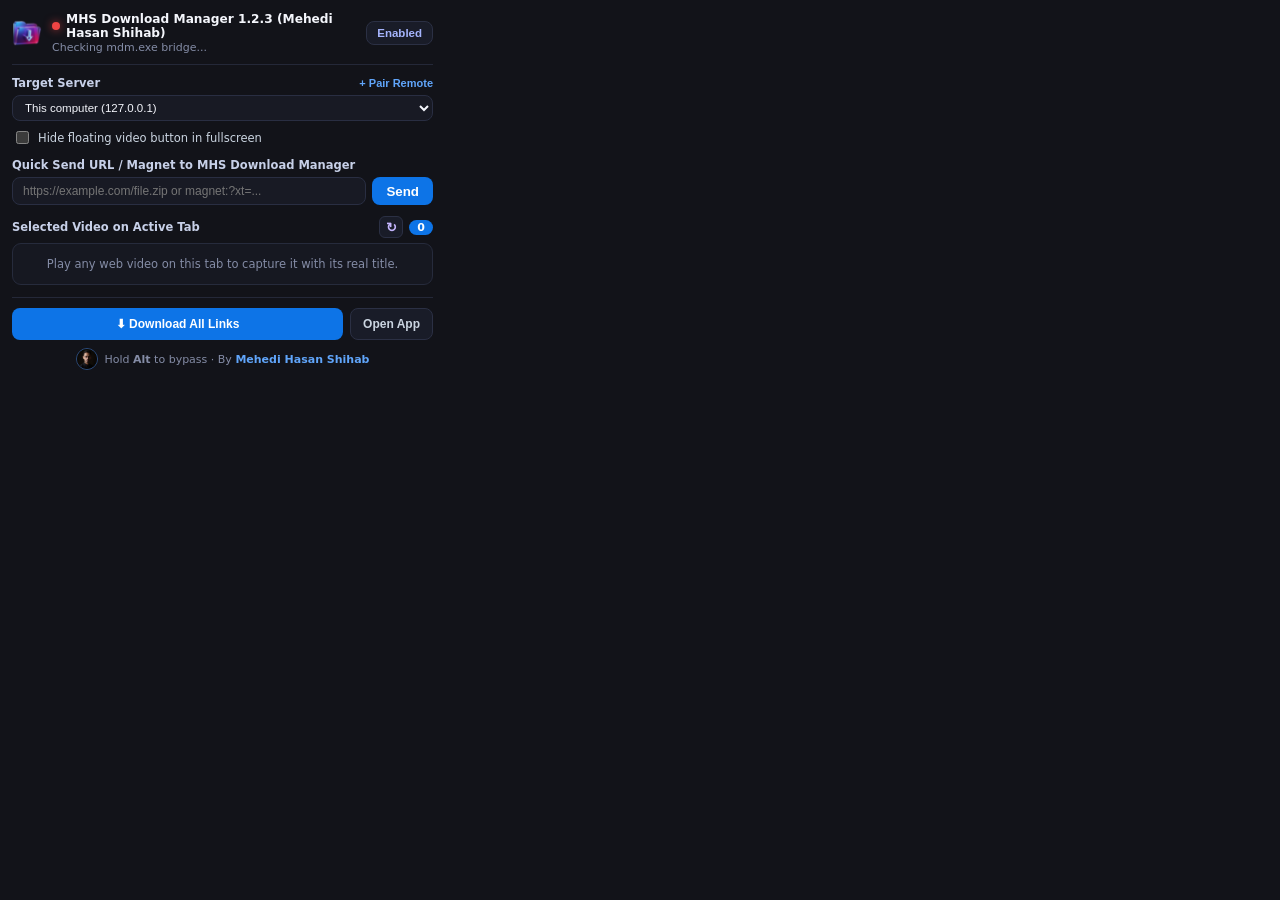
<file: extension/shihab_popup.html>
<!DOCTYPE html>
<html lang="en">
<head>
  <meta charset="UTF-8" />
  <title>MHS Download Manager 1.2.3 (Mehedi Hasan Shihab)</title>
  <link rel="stylesheet" href="shihab_popup.css" />
  <script src="mehedi_popup.js" defer></script>
</head>
<body>
  <header class="shihab-header">
    <div class="mehedi-brand">
      <img src="images/shihab_logo32.png" alt="MHS" class="shihab-brand-logo" width="30" height="30" />
      <div>
        <div class="shihab-title-row">
          <span class="shihab-dot" id="shihabStatusDot"></span>
          <span class="shihab-title">MHS Download Manager 1.2.3 (Mehedi Hasan Shihab)</span>
        </div>
        <div class="mehedi-sub" id="mehediConnectionSub">Checking mdm.exe bridge...</div>
      </div>
    </div>
    <button class="shihab-toggle-btn" id="shihabToggleCaptureBtn">Enabled</button>
  </header>

  <div class="shihab-update-banner" id="shihabUpdateBanner" style="display:none;">
    <span id="shihabUpdateBannerText">Update Available!</span>
    <button class="shihab-update-open-btn" id="shihabUpdateBannerBtn">Update</button>
  </div>

  <section class="mehedi-section">
    <div class="shihab-sec-head">
      <span class="shihab-label">Target Server</span>
      <button class="shihab-mini-link-btn" id="shihabTogglePairBtn" type="button">+ Pair Remote</button>
    </div>
    <div class="mehedi-row">
      <select id="shihabServerSelect" class="shihab-server-select">
        <option value="local">This computer (127.0.0.1)</option>
      </select>
      <button class="shihab-secondary-btn shihab-unpair-btn" id="shihabUnpairServerBtn" title="Unpair selected remote server" style="display:none;">×</button>
    </div>
    <div id="shihabPairRemoteBox" class="shihab-pair-box" style="display:none;">
      <input type="text" id="shihabRemoteUrlInput" placeholder="http://192.168.1.50:8463" />
      <div class="mehedi-row">
        <input type="text" id="shihabRemoteCodeInput" placeholder="8-digit pairing code" />
        <button class="mehedi-primary-btn" id="shihabPairSubmitBtn" type="button">Pair</button>
      </div>
      <div id="shihabPairStatusMsg" class="shihab-pair-status"></div>
    </div>
    <label class="shihab-fullscreen-toggle">
      <input type="checkbox" id="shihabHideFullscreenChk" />
      <span>Hide floating video button in fullscreen</span>
    </label>
  </section>

  <section class="mehedi-section">
    <label class="shihab-label">Quick Send URL / Magnet to MHS Download Manager</label>
    <div class="mehedi-row">
      <input type="text" id="shihabQuickUrlInput" placeholder="https://example.com/file.zip or magnet:?xt=..." />
      <button class="mehedi-primary-btn" id="mehediSendUrlBtn">Send</button>
    </div>
  </section>

  <section class="mehedi-section">
    <div class="shihab-sec-head">
      <span class="shihab-label">Selected Video on Active Tab</span>
      <div class="mehedi-sec-actions">
        <button class="shihab-retrack-popup-btn" id="mehediRetrackTabBtn" title="Re-track active video on this tab">↻</button>
        <span class="mehedi-count" id="shihabStreamCountBadge">0</span>
      </div>
    </div>
    <div class="mehedi-streams-list" id="mehediStreamsContainer">
      <div class="shihab-empty">Play any web video on this tab to capture it with its real title.</div>
    </div>
  </section>

  <footer class="shihab-footer">
    <div class="mehedi-footer-actions">
      <button class="mehedi-wide-btn" id="shihabGrabAllLinksBtn">⬇ Download All Links</button>
      <button class="shihab-secondary-btn" id="shihabOpenDesktopAppBtn" title="Bring MHS Download Manager window to front">Open App</button>
    </div>
    <div class="mehedi-hint">
      <img src="images/author_shihab.jpg" alt="Mehedi Hasan Shihab" class="shihab-author-avatar" width="22" height="22" />
      <span>Hold <b>Alt</b> to bypass · By <a href="https://sshihabb007.github.io/" target="_blank" rel="noopener">Mehedi Hasan Shihab</a></span>
    </div>
  </footer>
</body>
</html>
</file>
<file: styles.css>
/* docs/styles.css — Official MHS Download Manager Web Presence
   Visual DNA aligned with Mehedi Hasan Shihab's shihabCV DESIGN.md
   Supports Dark Mode (default), Light Mode (body.light-mode), and 7 accent themes. */

:root {
  color-scheme: dark;
  scroll-behavior: smooth;
  scroll-padding-top: 84px;

  /* shihabCV DESIGN.md Dark Mode Tokens */
  --bg-dark: #070B14;
  --bg-card: #111526;
  --bg-hover: #1A2033;
  --border-color: #1F293B;
  --text-main: #F8FAFC;
  --text-muted: #94A3B8;

  --primary-color: #3B82F6;
  --secondary-accent: #8B5CF6;
  --magenta-accent: #EC4899;
  --cyan-accent: #06B6D4;
  --brand-gradient: linear-gradient(135deg, var(--primary-color) 0%, var(--secondary-accent) 60%, var(--magenta-accent) 100%);

  --tag-green-bg: rgba(16, 185, 129, 0.12);
  --tag-green-text: #34D399;
  --tag-orange-bg: rgba(245, 158, 11, 0.12);
  --tag-orange-text: #FBBF24;
  --tag-pink-bg: rgba(236, 72, 153, 0.12);
  --tag-pink-text: #F472B6;
  --tag-blue-bg: rgba(59, 130, 246, 0.12);
  --tag-blue-text: #60A5FA;
  --tag-purple-bg: rgba(168, 85, 247, 0.12);
  --tag-purple-text: #C084FC;
  --tag-cyan-bg: rgba(6, 182, 212, 0.12);
  --tag-cyan-text: #22D3EE;

  --hero-glow-1: rgba(168, 85, 247, 0.24);
  --hero-glow-2: rgba(59, 130, 246, 0.18);
  --hero-glow-bg: rgba(7, 11, 20, 0);
  --overlay-bg: rgba(0, 0, 0, 0.28);

  --shihab-surface-elevated: color-mix(in srgb, var(--bg-card) 82%, var(--bg-hover) 18%);
  --shihab-accent-soft: color-mix(in srgb, var(--primary-color) 13%, transparent);
  --shihab-accent-border: color-mix(in srgb, var(--primary-color) 38%, var(--border-color));
  --shihab-shadow-card: 0 12px 32px rgba(0, 0, 0, 0.28);
  --shihab-shadow-hero: 0 28px 80px rgba(0, 0, 0, 0.55);

  --font-sans: 'Inter', system-ui, -apple-system, BlinkMacSystemFont, 'Segoe UI', sans-serif;
  --font-mono: 'JetBrains Mono', ui-monospace, SFMono-Regular, Menlo, Consolas, monospace;
}

body.light-mode {
  color-scheme: light;

  /* shihabCV DESIGN.md Light Mode Warm Parchment Tokens */
  --bg-dark: #F2EFE9;
  --bg-card: #FAF8F2;
  --bg-hover: #E8E4DB;
  --border-color: #D5CFC4;
  --text-main: #2A2520;
  --text-muted: #5F584E;

  --tag-green-bg: rgba(4, 120, 87, 0.10);
  --tag-green-text: #047857;
  --tag-orange-bg: rgba(180, 83, 9, 0.10);
  --tag-orange-text: #B45309;
  --tag-pink-bg: rgba(190, 24, 93, 0.10);
  --tag-pink-text: #BE185D;
  --tag-blue-bg: rgba(29, 78, 216, 0.10);
  --tag-blue-text: #1D4ED8;
  --tag-purple-bg: rgba(126, 34, 206, 0.10);
  --tag-purple-text: #7E22CE;
  --tag-cyan-bg: rgba(14, 116, 144, 0.10);
  --tag-cyan-text: #0E7490;

  --hero-glow-1: rgba(168, 85, 247, 0.13);
  --hero-glow-2: rgba(59, 130, 246, 0.11);
  --hero-glow-bg: rgba(242, 239, 233, 0);
  --overlay-bg: rgba(232, 228, 219, 0.65);

  --shihab-surface-elevated: color-mix(in srgb, var(--bg-card) 75%, var(--bg-hover) 25%);
  --shihab-accent-soft: color-mix(in srgb, var(--primary-color) 11%, transparent);
  --shihab-accent-border: color-mix(in srgb, var(--primary-color) 42%, var(--border-color));
  --shihab-shadow-card: 0 10px 26px rgba(54, 49, 43, 0.08);
  --shihab-shadow-hero: 0 22px 54px rgba(54, 49, 43, 0.16);
}

*,
*::before,
*::after {
  box-sizing: border-box;
  margin: 0;
  padding: 0;
}

html,
body {
  width: 100%;
  overflow-x: clip;
}

body {
  font-family: var(--font-sans);
  background-color: var(--bg-dark);
  color: var(--text-main);
  line-height: 1.6;
  -webkit-font-smoothing: antialiased;
  text-rendering: optimizeLegibility;
}

a {
  color: var(--primary-color);
  text-decoration-thickness: 1px;
  text-underline-offset: 3px;
}

a:focus-visible,
button:focus-visible,
summary:focus-visible,
input:focus-visible {
  outline: 2px solid var(--primary-color);
  outline-offset: 3px;
  border-radius: 4px;
}

code,
pre,
kbd {
  font-family: var(--font-mono);
}

.shihab_sr_only {
  position: absolute;
  width: 1px;
  height: 1px;
  padding: 0;
  margin: -1px;
  overflow: hidden;
  clip: rect(0, 0, 0, 0);
  white-space: nowrap;
  border: 0;
}

/* Skip Link */
.shihab_skip_link {
  position: absolute;
  top: 12px;
  left: 16px;
  z-index: 10001;
  background: var(--text-main);
  color: var(--bg-dark);
  padding: 10px 16px;
  border-radius: 6px;
  font-size: 0.875rem;
  font-weight: 700;
  text-decoration: none;
  opacity: 0;
  pointer-events: none;
  transform: translateY(-200%);
  transition: transform 0.18s ease, opacity 0.18s ease;
}

.shihab_skip_link:focus-visible {
  position: fixed;
  opacity: 1;
  pointer-events: auto;
  transform: translateY(0);
}

/* =====================================================
   STICKY NAVBAR (Matches shihabCV .navbar)
   ===================================================== */
.navbar {
  display: flex;
  align-items: center;
  justify-content: space-between;
  gap: 20px;
  padding: 14px 32px;
  background-color: color-mix(in srgb, var(--bg-dark) 88%, transparent);
  backdrop-filter: blur(14px);
  -webkit-backdrop-filter: blur(14px);
  border-bottom: 1px solid var(--border-color);
  position: sticky;
  top: 0;
  z-index: 100;
}

.nav-brand {
  display: inline-flex;
  align-items: center;
  gap: 10px;
  font-weight: 800;
  font-size: 1.15rem;
  letter-spacing: -0.02em;
  color: var(--text-main);
  text-decoration: none;
  white-space: nowrap;
  transition: transform 0.2s ease;
}

.nav-brand:hover {
  transform: scale(1.02);
}

.nav-brand img {
  width: 32px;
  height: 32px;
  border-radius: 8px;
  object-fit: contain;
}

.nav-brand span {
  color: var(--primary-color);
}

.nav-links {
  display: flex;
  align-items: center;
  gap: 24px;
  font-size: 0.92rem;
  color: var(--text-muted);
}

.nav-links a {
  color: inherit;
  text-decoration: none;
  font-weight: 500;
  white-space: nowrap;
  transition: color 0.2s ease, transform 0.2s ease;
}

.nav-links a:hover,
.nav-links a.active {
  color: var(--primary-color);
}

.nav-actions {
  display: flex;
  align-items: center;
  gap: 10px;
  flex-shrink: 0;
}

/* =====================================================
   BUTTONS (Matches shihabCV .btn / .btn-primary / .btn-outline)
   ===================================================== */
.btn {
  display: inline-flex;
  align-items: center;
  justify-content: center;
  gap: 8px;
  padding: 10px 20px;
  border-radius: 8px;
  font-size: 0.92rem;
  font-weight: 600;
  text-decoration: none;
  cursor: pointer;
  border: 1px solid transparent;
  transition: transform 0.2s ease, background-color 0.2s ease, border-color 0.2s ease, box-shadow 0.2s ease, opacity 0.2s ease;
  touch-action: manipulation;
  white-space: nowrap;
}

.btn:hover {
  transform: translateY(-1px);
}

.btn-primary {
  background: var(--text-main);
  color: var(--bg-dark);
}

.btn-primary:hover {
  opacity: 0.92;
  box-shadow: 0 8px 24px color-mix(in srgb, var(--primary-color) 25%, transparent);
}

.btn-accent {
  background: var(--primary-color);
  color: #FFFFFF;
  border-color: color-mix(in srgb, var(--primary-color) 80%, #FFFFFF);
  box-shadow: 0 8px 26px color-mix(in srgb, var(--primary-color) 34%, transparent);
}

.btn-accent:hover {
  filter: brightness(1.08);
  box-shadow: 0 12px 32px color-mix(in srgb, var(--primary-color) 44%, transparent);
}

.btn-outline {
  background: transparent;
  color: var(--text-main);
  border-color: var(--border-color);
}

.btn-outline:hover {
  background: var(--bg-hover);
  border-color: var(--shihab-accent-border);
}

.btn-sm {
  padding: 7px 13px;
  font-size: 0.84rem;
  border-radius: 6px;
}

.btn-lg {
  padding: 13px 24px;
  font-size: 0.98rem;
  font-weight: 700;
}

.btn svg,
.nav-actions svg {
  width: 17px;
  height: 17px;
  flex-shrink: 0;
}

/* =====================================================
   HERO SECTION (shihabCV Ambient Glow + Interactive Showcase)
   ===================================================== */
.hero {
  position: relative;
  text-align: center;
  padding: 30px 20px 44px;
  border-bottom: 1px solid var(--border-color);
  overflow: hidden;
}

.hero::before {
  content: '';
  position: absolute;
  top: -190px;
  left: 50%;
  transform: translateX(-50%);
  width: 1040px;
  height: 620px;
  background: radial-gradient(ellipse at top, var(--hero-glow-1) 0%, var(--hero-glow-2) 34%, var(--hero-glow-bg) 72%);
  z-index: 0;
  pointer-events: none;
}

.shihab_hero_inner {
  position: relative;
  z-index: 1;
  width: 100%;
  max-width: 1120px;
  margin: 0 auto;
  min-width: 0;
}

.shihab_hero_logo_row {
  display: inline-flex;
  align-items: center;
  justify-content: center;
  gap: 14px;
  margin-bottom: 12px;
}

.shihab_hero_logo_glow {
  position: relative;
  width: 68px;
  height: 68px;
  display: inline-flex;
  align-items: center;
  justify-content: center;
  border-radius: 18px;
  background: color-mix(in srgb, var(--bg-card) 86%, transparent);
  border: 1px solid var(--shihab-accent-border);
  box-shadow: 0 12px 34px color-mix(in srgb, var(--primary-color) 24%, transparent);
}

.shihab_hero_logo_glow img {
  width: 52px;
  height: 52px;
  object-fit: contain;
}

.shihab_eyebrow_badge {
  display: inline-flex;
  flex-wrap: wrap;
  align-items: center;
  justify-content: center;
  gap: 8px;
  max-width: 100%;
  padding: 6px 14px;
  border-radius: 999px;
  font-size: 0.76rem;
  font-weight: 700;
  letter-spacing: 0.04em;
  text-transform: uppercase;
  color: var(--primary-color);
  background: var(--shihab-accent-soft);
  border: 1px solid var(--shihab-accent-border);
  margin-bottom: 12px;
  text-align: center;
}

.shihab_pulse_dot {
  width: 8px;
  height: 8px;
  border-radius: 50%;
  background: #10B981;
  box-shadow: 0 0 0 3px rgba(16, 185, 129, 0.22);
  flex-shrink: 0;
}

.hero h1 {
  font-size: clamp(1.75rem, 4.1vw, 3.2rem);
  font-weight: 800;
  letter-spacing: -0.03em;
  line-height: 1.12;
  max-width: 920px;
  margin: 0 auto 10px;
  text-wrap: balance;
  overflow-wrap: break-word;
}

.shihab_gradient_text {
  background: var(--brand-gradient);
  -webkit-background-clip: text;
  background-clip: text;
  color: transparent;
}

body.light-mode .shihab_gradient_text {
  background: linear-gradient(135deg, #1D4ED8 0%, #6D28D9 65%, #BE185D 100%);
  -webkit-background-clip: text;
  background-clip: text;
  color: transparent;
}

.shihab_dev_attribution {
  font-size: 0.94rem;
  color: var(--text-muted);
  margin: 0 auto 10px;
  font-weight: 500;
}

.shihab_dev_attribution a {
  color: var(--primary-color);
  text-decoration: none;
  font-weight: 700;
  border-bottom: 1px solid transparent;
  transition: border-color 0.2s ease;
}

.shihab_dev_attribution a:hover {
  border-bottom-color: var(--primary-color);
}

.shihab_hero_lead {
  font-size: clamp(0.95rem, 1.45vw, 1.08rem);
  color: var(--text-muted);
  max-width: 780px;
  margin: 0 auto 20px;
  line-height: 1.62;
  text-wrap: pretty;
}

.btn-group {
  display: flex;
  flex-wrap: wrap;
  justify-content: center;
  gap: 12px;
  margin-bottom: 18px;
}

.shihab_trust_strip {
  display: flex;
  flex-wrap: wrap;
  justify-content: center;
  gap: 8px 18px;
  font-size: 0.82rem;
  color: var(--text-muted);
  margin-bottom: 34px;
}

.shihab_trust_item {
  display: inline-flex;
  align-items: center;
  gap: 6px;
  font-weight: 500;
}

.shihab_trust_item svg {
  width: 15px;
  height: 15px;
  color: var(--tag-green-text);
}

/* =====================================================
   INTERACTIVE MDM DESKTOP APP PREVIEW MOCKUP
   ===================================================== */
.shihab_app_showcase {
  width: 100%;
  max-width: 980px;
  margin: 0 auto 32px;
  text-align: left;
  min-width: 0;
}

.shihab_app_window {
  width: 100%;
  max-width: 100%;
  --mdm-bg: #0B0F1A;
  --mdm-sidebar: #0F1524;
  --mdm-row: #131B2E;
  --mdm-border: #1F2A44;
  --mdm-text: #F1F5F9;
  --mdm-muted: #94A3B8;
  --mdm-accent: #3B82F6;
  --mdm-accent-2: #8B5CF6;

  background: var(--mdm-bg);
  color: var(--mdm-text);
  border: 1px solid var(--mdm-border);
  border-radius: 14px;
  overflow: hidden;
  box-shadow: var(--shihab-shadow-hero);
  transition: background-color 0.25s ease, border-color 0.25s ease, color 0.25s ease;
}

.shihab_app_window[data-mdm-theme="nord"] {
  --mdm-bg: #2E3440;
  --mdm-sidebar: #272C36;
  --mdm-row: #3B4252;
  --mdm-border: #4C566A;
  --mdm-text: #ECEFF4;
  --mdm-muted: #D8DEE9;
  --mdm-accent: #88C0D0;
  --mdm-accent-2: #81A1C1;
}

.shihab_app_window[data-mdm-theme="emerald"] {
  --mdm-bg: #07130F;
  --mdm-sidebar: #0A1D17;
  --mdm-row: #0F2920;
  --mdm-border: #164434;
  --mdm-text: #ECFDF5;
  --mdm-muted: #A7F3D0;
  --mdm-accent: #10B981;
  --mdm-accent-2: #34D399;
}

.shihab_app_window[data-mdm-theme="solarized"] {
  --mdm-bg: #002B36;
  --mdm-sidebar: #073642;
  --mdm-row: #0B3E4B;
  --mdm-border: #1A5261;
  --mdm-text: #FDF6E3;
  --mdm-muted: #93A1A1;
  --mdm-accent: #268BD2;
  --mdm-accent-2: #2AA198;
}

.shihab_app_window[data-mdm-theme="light"] {
  --mdm-bg: #F8FAFC;
  --mdm-sidebar: #EFF3F8;
  --mdm-row: #FFFFFF;
  --mdm-border: #CBD5E1;
  --mdm-text: #0F172A;
  --mdm-muted: #475569;
  --mdm-accent: #2563EB;
  --mdm-accent-2: #7C3AED;
}

.shihab_app_window[data-mdm-theme="aero"] {
  --mdm-bg: #0E2238;
  --mdm-sidebar: #14304E;
  --mdm-row: #1A3B5E;
  --mdm-border: #3B7BBF;
  --mdm-text: #F0F9FF;
  --mdm-muted: #BAE6FD;
  --mdm-accent: #38BDF8;
  --mdm-accent-2: #60A5FA;
}

.shihab_app_window[data-mdm-theme="contrast"] {
  --mdm-bg: #000000;
  --mdm-sidebar: #0B0B0B;
  --mdm-row: #141414;
  --mdm-border: #FFFFFF;
  --mdm-text: #FFFFFF;
  --mdm-muted: #FDE047;
  --mdm-accent: #38BDF8;
  --mdm-accent-2: #FDE047;
}

.shihab_app_titlebar {
  display: flex;
  align-items: center;
  justify-content: space-between;
  gap: 12px;
  padding: 10px 14px;
  background: var(--mdm-sidebar);
  border-bottom: 1px solid var(--mdm-border);
  font-size: 0.78rem;
}

.shihab_app_title_left {
  display: inline-flex;
  align-items: center;
  gap: 8px;
  font-weight: 700;
}

.shihab_app_title_left img {
  width: 18px;
  height: 18px;
}

.shihab_app_bridge_pill {
  display: inline-flex;
  align-items: center;
  gap: 6px;
  padding: 2px 9px;
  border-radius: 999px;
  background: rgba(16, 185, 129, 0.14);
  color: #34D399;
  font-family: var(--font-mono);
  font-size: 0.7rem;
  font-weight: 600;
}

.shihab_app_window[data-mdm-theme="light"] .shihab_app_bridge_pill {
  color: #047857;
}

.shihab_app_win_controls {
  display: inline-flex;
  gap: 6px;
}

.shihab_app_win_dot {
  width: 10px;
  height: 10px;
  border-radius: 50%;
  background: var(--mdm-border);
}

.shihab_app_toolbar {
  display: flex;
  flex-wrap: wrap;
  align-items: center;
  justify-content: space-between;
  gap: 8px;
  padding: 9px 14px;
  border-bottom: 1px solid var(--mdm-border);
  background: color-mix(in srgb, var(--mdm-sidebar) 65%, var(--mdm-bg) 35%);
}

.shihab_app_ribbon {
  display: flex;
  flex-wrap: wrap;
  gap: 6px;
}

.shihab_ribbon_chip {
  padding: 4px 10px;
  border-radius: 6px;
  font-size: 0.72rem;
  font-weight: 600;
  border: 1px solid var(--mdm-border);
  background: var(--mdm-row);
  color: var(--mdm-text);
}

.shihab_ribbon_chip_primary {
  background: var(--mdm-accent);
  border-color: var(--mdm-accent);
  color: #FFFFFF;
}

.shihab_app_body {
  display: grid;
  grid-template-columns: 185px 1fr;
  min-height: 244px;
}

.shihab_app_sidebar {
  background: var(--mdm-sidebar);
  border-right: 1px solid var(--mdm-border);
  padding: 12px;
  display: flex;
  flex-direction: column;
  justify-content: space-between;
  gap: 14px;
}

.shihab_app_sidebar_label {
  font-size: 0.67rem;
  font-weight: 800;
  letter-spacing: 0.08em;
  color: var(--mdm-muted);
  text-transform: uppercase;
  margin-bottom: 6px;
}

.shihab_app_nav_list {
  list-style: none;
  display: flex;
  flex-direction: column;
  gap: 4px;
  font-size: 0.78rem;
}

.shihab_app_nav_list li {
  display: flex;
  justify-content: space-between;
  padding: 5px 8px;
  border-radius: 6px;
  color: var(--mdm-muted);
}

.shihab_app_nav_list li.active {
  background: color-mix(in srgb, var(--mdm-accent) 18%, transparent);
  color: var(--mdm-text);
  font-weight: 700;
}

.shihab_storage_card {
  padding: 9px 10px;
  border-radius: 8px;
  background: var(--mdm-row);
  border: 1px solid var(--mdm-border);
  font-size: 0.7rem;
}

.shihab_storage_bar {
  height: 5px;
  border-radius: 999px;
  background: var(--mdm-border);
  margin: 6px 0 4px;
  overflow: hidden;
}

.shihab_storage_fill {
  width: 62%;
  height: 100%;
  background: linear-gradient(90deg, var(--mdm-accent), var(--mdm-accent-2));
}

.shihab_app_transfers {
  padding: 12px 14px;
  display: flex;
  flex-direction: column;
  gap: 8px;
}

.shihab_transfer_row {
  background: var(--mdm-row);
  border: 1px solid var(--mdm-border);
  border-radius: 8px;
  padding: 9px 12px;
  display: grid;
  grid-template-columns: minmax(0, 1.8fr) minmax(110px, 1fr) 92px;
  align-items: center;
  gap: 12px;
  font-size: 0.78rem;
}

.shihab_transfer_name {
  font-weight: 700;
  white-space: nowrap;
  overflow: hidden;
  text-overflow: ellipsis;
}

.shihab_transfer_meta {
  font-size: 0.7rem;
  color: var(--mdm-muted);
  margin-top: 2px;
}

.shihab_progress_track {
  height: 7px;
  border-radius: 999px;
  background: var(--mdm-border);
  overflow: hidden;
}

.shihab_progress_fill {
  height: 100%;
  border-radius: 999px;
  background: linear-gradient(90deg, var(--mdm-accent), var(--mdm-accent-2));
}

.shihab_progress_done {
  background: #10B981;
}

.shihab_transfer_speed {
  text-align: right;
  font-family: var(--font-mono);
  font-size: 0.74rem;
  font-weight: 700;
  color: var(--mdm-accent);
  font-variant-numeric: tabular-nums;
}

.shihab_transfer_speed_done {
  color: #10B981;
}

.shihab_app_footer {
  display: flex;
  flex-wrap: wrap;
  justify-content: space-between;
  gap: 8px;
  padding: 8px 14px;
  border-top: 1px solid var(--mdm-border);
  background: var(--mdm-sidebar);
  font-size: 0.72rem;
  font-family: var(--font-mono);
  color: var(--mdm-muted);
}

.shihab_theme_preview_bar {
  display: flex;
  flex-wrap: wrap;
  align-items: center;
  justify-content: center;
  gap: 8px;
  margin-top: 12px;
}

.shihab_theme_preview_label {
  font-size: 0.78rem;
  font-weight: 600;
  color: var(--text-muted);
  margin-right: 4px;
}

.shihab_mdm_theme_btn {
  padding: 5px 11px;
  border-radius: 999px;
  border: 1px solid var(--border-color);
  background: var(--bg-card);
  color: var(--text-muted);
  font-size: 0.76rem;
  font-weight: 600;
  cursor: pointer;
  transition: border-color 0.18s ease, background-color 0.18s ease, color 0.18s ease;
}

.shihab_mdm_theme_btn:hover {
  color: var(--text-main);
  border-color: var(--primary-color);
}

.shihab_mdm_theme_btn[aria-pressed="true"] {
  background: var(--text-main);
  color: var(--bg-dark);
  border-color: var(--text-main);
}

/* =====================================================
   STATS BANNER (Exact shihabCV .stats-banner)
   ===================================================== */
.stats-banner {
  max-width: 980px;
  margin: 0 auto;
  display: grid;
  grid-template-columns: repeat(4, 1fr);
  gap: 14px;
}

.stat-box {
  background: var(--bg-card);
  border: 1px solid var(--border-color);
  padding: 18px 14px;
  text-align: center;
  border-radius: 10px;
  transition: border-color 0.2s ease, transform 0.2s ease;
}

.stat-box:hover {
  border-color: var(--shihab-accent-border);
  transform: translateY(-2px);
}

.shihab_stat_num {
  font-size: 1.75rem;
  font-weight: 800;
  color: var(--primary-color);
  line-height: 1.2;
  margin-bottom: 4px;
  font-variant-numeric: tabular-nums;
}

.stat-box p {
  font-size: 0.76rem;
  color: var(--text-muted);
  text-transform: uppercase;
  letter-spacing: 0.05em;
  font-weight: 600;
}

/* =====================================================
   MAIN CONTAINER & SECTION HEADINGS
   ===================================================== */
.shihab_page_main {
  width: 100%;
  max-width: 1200px;
  margin: 0 auto;
  padding: 48px 20px 84px;
}

.shihab_section {
  margin-bottom: 68px;
  scroll-margin-top: 90px;
}

.shihab_section:last-of-type {
  margin-bottom: 0;
}

.shihab_section_header {
  display: flex;
  align-items: flex-end;
  justify-content: space-between;
  gap: 16px;
  flex-wrap: wrap;
  margin-bottom: 24px;
  padding-bottom: 14px;
  border-bottom: 1px solid var(--border-color);
}

.shihab_section_title {
  display: flex;
  align-items: center;
  gap: 10px;
  font-size: clamp(1.35rem, 2.5vw, 1.75rem);
  font-weight: 800;
  letter-spacing: -0.02em;
  color: var(--text-main);
  margin-bottom: 4px;
  text-wrap: balance;
}

.shihab_section_title svg {
  width: 22px;
  height: 22px;
  color: var(--primary-color);
  flex-shrink: 0;
}

.shihab_section_subtitle {
  font-size: 0.95rem;
  color: var(--text-muted);
  max-width: 720px;
}

.shihab_count_pill {
  font-size: 0.78rem;
  font-weight: 700;
  color: var(--text-muted);
  background: var(--bg-card);
  border: 1px solid var(--border-color);
  padding: 5px 12px;
  border-radius: 999px;
  white-space: nowrap;
  font-variant-numeric: tabular-nums;
}

/* =====================================================
   TAGS & BADGES (Exact shihabCV .tag-* Palette)
   ===================================================== */
.tags {
  display: flex;
  flex-wrap: wrap;
  gap: 7px;
}

.tag {
  font-size: 0.68rem;
  font-weight: 700;
  padding: 4px 9px;
  border-radius: 5px;
  text-transform: uppercase;
  letter-spacing: 0.03em;
}

.tag-green { background: var(--tag-green-bg); color: var(--tag-green-text); }
.tag-purple { background: var(--tag-purple-bg); color: var(--tag-purple-text); }
.tag-orange { background: var(--tag-orange-bg); color: var(--tag-orange-text); }
.tag-blue { background: var(--tag-blue-bg); color: var(--tag-blue-text); }
.tag-pink { background: var(--tag-pink-bg); color: var(--tag-pink-text); }
.tag-cyan { background: var(--tag-cyan-bg); color: var(--tag-cyan-text); }

/* =====================================================
   DOWNLOAD CARDS GRID
   ===================================================== */
.shihab_download_grid {
  display: grid;
  grid-template-columns: repeat(3, minmax(0, 1fr));
  gap: 20px;
  margin-bottom: 18px;
}

.shihab_download_card {
  background: var(--bg-card);
  border: 1px solid var(--border-color);
  border-radius: 12px;
  padding: 24px;
  display: flex;
  flex-direction: column;
  gap: 14px;
  position: relative;
  overflow: hidden;
  box-shadow: var(--shihab-shadow-card);
  transition: border-color 0.2s ease, transform 0.2s ease;
}

.shihab_download_card:hover {
  border-color: var(--primary-color);
  transform: translateY(-2px);
}

.shihab_download_card_featured {
  border-color: var(--shihab-accent-border);
}

.shihab_download_card_featured::before {
  content: '';
  position: absolute;
  top: 0;
  left: 0;
  right: 0;
  height: 3px;
  background: var(--brand-gradient);
}

.shihab_download_card h3 {
  font-size: 1.15rem;
  font-weight: 700;
  line-height: 1.3;
}

.shihab_download_meta {
  font-family: var(--font-mono);
  font-size: 0.78rem;
  color: var(--tag-blue-text);
  font-weight: 600;
}

.shihab_download_desc {
  font-size: 0.9rem;
  color: var(--text-muted);
  flex-grow: 1;
}

.shihab_check_list {
  list-style: none;
  display: flex;
  flex-direction: column;
  gap: 8px;
  font-size: 0.86rem;
  line-height: 1.5;
  color: var(--text-muted);
}

.shihab_check_list li {
  display: block;
  position: relative;
  padding-left: 20px;
  overflow-wrap: break-word;
}

.shihab_check_list li::before {
  content: '✓';
  position: absolute;
  left: 0;
  top: 0;
  color: var(--tag-green-text);
  font-weight: 800;
}

.shihab_check_list code {
  font-size: 0.8em;
  color: var(--text-main);
  background: color-mix(in srgb, var(--bg-hover) 85%, transparent);
  padding: 1px 5px;
  border-radius: 4px;
}

.shihab_sha_bar {
  background: var(--bg-card);
  border: 1px solid var(--border-color);
  border-radius: 10px;
  padding: 14px 18px;
  display: flex;
  flex-wrap: wrap;
  align-items: center;
  justify-content: space-between;
  gap: 12px;
  font-size: 0.86rem;
  color: var(--text-muted);
}

.shihab_sha_bar strong {
  color: var(--text-main);
}

/* =====================================================
   FILTERABLE FEATURES GRID (Inspired by shihabCV/tools)
   ===================================================== */
.shihab_controls_shell {
  background: var(--bg-card);
  border: 1px solid var(--border-color);
  border-radius: 12px;
  padding: 16px 18px;
  margin-bottom: 24px;
  display: flex;
  flex-direction: column;
  gap: 14px;
}

.shihab_controls_top {
  display: flex;
  flex-wrap: wrap;
  align-items: center;
  justify-content: space-between;
  gap: 12px;
}

.shihab_search_wrap {
  position: relative;
  flex: 1 1 300px;
  display: flex;
  align-items: center;
}

.shihab_search_wrap svg {
  position: absolute;
  left: 13px;
  width: 16px;
  height: 16px;
  color: var(--text-muted);
  pointer-events: none;
}

.shihab_search_input {
  width: 100%;
  padding: 10px 44px 10px 38px;
  border-radius: 8px;
  border: 1px solid var(--border-color);
  background: var(--bg-dark);
  color: var(--text-main);
  font-size: 0.92rem;
}

.shihab_search_input::placeholder {
  color: var(--text-muted);
}

.shihab_search_kbd {
  position: absolute;
  right: 12px;
  font-size: 0.72rem;
  font-weight: 700;
  color: var(--text-muted);
  background: var(--bg-card);
  border: 1px solid var(--border-color);
  border-radius: 4px;
  padding: 2px 7px;
  pointer-events: none;
}

.shihab_filter_bar {
  display: flex;
  flex-wrap: wrap;
  gap: 8px;
}

.shihab_filter_btn {
  display: inline-flex;
  align-items: center;
  gap: 6px;
  padding: 7px 13px;
  border-radius: 999px;
  border: 1px solid var(--border-color);
  background: transparent;
  color: var(--text-muted);
  font-size: 0.82rem;
  font-weight: 600;
  cursor: pointer;
  transition: background-color 0.2s ease, border-color 0.2s ease, color 0.2s ease;
}

.shihab_filter_btn:hover {
  color: var(--text-main);
  background: var(--bg-hover);
  border-color: var(--shihab-accent-border);
}

.shihab_filter_btn[aria-pressed="true"] {
  background: var(--text-main);
  color: var(--bg-dark);
  border-color: var(--text-main);
}

.shihab_feature_grid {
  display: grid;
  grid-template-columns: repeat(2, minmax(0, 1fr));
  gap: 20px;
}

.shihab_feature_card {
  background: var(--bg-card);
  border: 1px solid var(--border-color);
  border-radius: 12px;
  padding: 22px;
  display: flex;
  flex-direction: column;
  gap: 14px;
  position: relative;
  overflow: hidden;
  box-shadow: var(--shihab-shadow-card);
  transition: border-color 0.2s ease, transform 0.2s ease;
}

.shihab_feature_card::before {
  content: '';
  position: absolute;
  top: 0;
  left: 0;
  right: 0;
  height: 3px;
  background: linear-gradient(90deg, var(--primary-color), var(--secondary-accent));
  opacity: 0.85;
}

.shihab_feature_card:hover {
  border-color: var(--primary-color);
  transform: translateY(-2px);
}

.shihab_feature_card[hidden] {
  display: none;
}

.shihab_card_head {
  display: flex;
  align-items: flex-start;
  gap: 14px;
}

.shihab_icon_badge {
  width: 44px;
  height: 44px;
  border-radius: 10px;
  display: flex;
  align-items: center;
  justify-content: center;
  flex-shrink: 0;
  border: 1px solid transparent;
}

.shihab_icon_badge svg {
  width: 22px;
  height: 22px;
}

.shihab_icon_blue { background: var(--tag-blue-bg); color: var(--tag-blue-text); border-color: color-mix(in srgb, var(--tag-blue-text) 28%, transparent); }
.shihab_icon_purple { background: var(--tag-purple-bg); color: var(--tag-purple-text); border-color: color-mix(in srgb, var(--tag-purple-text) 28%, transparent); }
.shihab_icon_pink { background: var(--tag-pink-bg); color: var(--tag-pink-text); border-color: color-mix(in srgb, var(--tag-pink-text) 28%, transparent); }
.shihab_icon_green { background: var(--tag-green-bg); color: var(--tag-green-text); border-color: color-mix(in srgb, var(--tag-green-text) 28%, transparent); }
.shihab_icon_orange { background: var(--tag-orange-bg); color: var(--tag-orange-text); border-color: color-mix(in srgb, var(--tag-orange-text) 28%, transparent); }
.shihab_icon_cyan { background: var(--tag-cyan-bg); color: var(--tag-cyan-text); border-color: color-mix(in srgb, var(--tag-cyan-text) 28%, transparent); }

.shihab_feature_card h3 {
  font-size: 1.08rem;
  font-weight: 700;
  line-height: 1.3;
  margin-bottom: 3px;
}

.shihab_feature_sub {
  font-size: 0.82rem;
  color: var(--text-muted);
}

.shihab_feature_body {
  font-size: 0.9rem;
  color: var(--text-muted);
  flex-grow: 1;
}

.shihab_empty_state {
  text-align: center;
  padding: 40px 20px;
  background: var(--bg-card);
  border: 1px dashed var(--border-color);
  border-radius: 12px;
  color: var(--text-muted);
}

.shihab_empty_state[hidden] {
  display: none;
}

/* =====================================================
   EXTENSION SETUP & INTERACTIVE TABS
   ===================================================== */
.shihab_panel_card {
  background: var(--bg-card);
  border: 1px solid var(--border-color);
  border-radius: 12px;
  padding: 24px;
  box-shadow: var(--shihab-shadow-card);
}

.shihab_path_copy_row {
  display: flex;
  flex-wrap: wrap;
  align-items: center;
  justify-content: space-between;
  gap: 12px;
  background: var(--bg-dark);
  border: 1px solid var(--border-color);
  border-radius: 8px;
  padding: 12px 16px;
  margin-bottom: 20px;
}

.shihab_path_copy_row code {
  font-size: 0.88rem;
  color: var(--tag-cyan-text);
  word-break: break-all;
}

.shihab_tablist {
  display: flex;
  flex-wrap: wrap;
  gap: 8px;
  border-bottom: 1px solid var(--border-color);
  padding-bottom: 12px;
  margin-bottom: 18px;
}

.shihab_tab_btn {
  padding: 8px 15px;
  border-radius: 8px;
  border: 1px solid var(--border-color);
  background: transparent;
  color: var(--text-muted);
  font-size: 0.86rem;
  font-weight: 600;
  cursor: pointer;
  transition: background-color 0.18s ease, color 0.18s ease, border-color 0.18s ease;
}

.shihab_tab_btn:hover {
  background: var(--bg-hover);
  color: var(--text-main);
}

.shihab_tab_btn[aria-selected="true"] {
  background: var(--primary-color);
  color: #FFFFFF;
  border-color: var(--primary-color);
}

.shihab_tabpanel[hidden] {
  display: none;
}

.shihab_steps_list {
  list-style: none;
  counter-reset: shihab-step;
  display: grid;
  gap: 12px;
}

.shihab_steps_list li {
  counter-increment: shihab-step;
  display: grid;
  grid-template-columns: 30px 1fr;
  align-items: start;
  gap: 12px;
  font-size: 0.92rem;
  color: var(--text-muted);
}

.shihab_steps_list li::before {
  content: counter(shihab-step);
  width: 28px;
  height: 28px;
  border-radius: 8px;
  background: var(--shihab-accent-soft);
  color: var(--primary-color);
  border: 1px solid var(--shihab-accent-border);
  display: inline-flex;
  align-items: center;
  justify-content: center;
  font-size: 0.8rem;
  font-weight: 800;
}

.shihab_steps_list strong {
  color: var(--text-main);
}

/* =====================================================
   COMPARISON TABLE (SEO Magnet)
   ===================================================== */
.shihab_table_wrap {
  overflow-x: auto;
  background: var(--bg-card);
  border: 1px solid var(--border-color);
  border-radius: 12px;
  box-shadow: var(--shihab-shadow-card);
}

.shihab_compare_table {
  width: 100%;
  border-collapse: collapse;
  font-size: 0.9rem;
  min-width: 680px;
}

.shihab_compare_table th,
.shihab_compare_table td {
  padding: 14px 18px;
  text-align: left;
  border-bottom: 1px solid var(--border-color);
}

.shihab_compare_table thead th {
  background: var(--shihab-surface-elevated);
  font-size: 0.8rem;
  text-transform: uppercase;
  letter-spacing: 0.05em;
  color: var(--text-muted);
  font-weight: 700;
}

.shihab_compare_table thead th.shihab_col_mhs {
  color: var(--primary-color);
}

.shihab_compare_table tbody tr:last-child td {
  border-bottom: none;
}

.shihab_compare_table tbody tr:hover {
  background: var(--bg-hover);
}

.shihab_compare_table td.shihab_col_mhs {
  font-weight: 700;
  color: var(--text-main);
  background: color-mix(in srgb, var(--primary-color) 6%, transparent);
}

.shihab_yes {
  color: var(--tag-green-text);
  font-weight: 700;
}

.shihab_no {
  color: var(--text-muted);
}

/* =====================================================
   CODE WORKBENCH (CLI & MCP)
   ===================================================== */
.shihab_code_box {
  position: relative;
  background: #060911;
  color: #E2E8F0;
  border: 1px solid var(--border-color);
  border-radius: 10px;
  overflow: hidden;
}

body.light-mode .shihab_code_box {
  background: #1B202C;
  color: #F1F5F9;
}

.shihab_code_header {
  display: flex;
  align-items: center;
  justify-content: space-between;
  padding: 10px 14px;
  background: rgba(255, 255, 255, 0.04);
  border-bottom: 1px solid rgba(255, 255, 255, 0.08);
  font-size: 0.78rem;
  color: #94A3B8;
}

.shihab_code_pre {
  padding: 16px 18px;
  overflow-x: auto;
  font-size: 0.85rem;
  line-height: 1.7;
}

.shihab_code_comment { color: #64748B; }
.shihab_code_cmd { color: #60A5FA; }
.shihab_code_flag { color: #34D399; }
.shihab_code_str { color: #FBBF24; }

.shihab_copy_btn {
  display: inline-flex;
  align-items: center;
  gap: 6px;
  padding: 5px 11px;
  border-radius: 6px;
  border: 1px solid rgba(255, 255, 255, 0.16);
  background: rgba(255, 255, 255, 0.06);
  color: #F8FAFC;
  font-size: 0.76rem;
  font-weight: 600;
  cursor: pointer;
  transition: background-color 0.18s ease, border-color 0.18s ease;
}

.shihab_copy_btn:hover {
  background: var(--primary-color);
  border-color: var(--primary-color);
}

/* =====================================================
   ACCORDION LIST (Release History & FAQ — shihabCV .project-row)
   ===================================================== */
.shihab_accordion_list {
  display: flex;
  flex-direction: column;
  gap: 12px;
}

.project-row {
  background: var(--bg-card);
  border: 1px solid var(--border-color);
  border-radius: 10px;
  overflow: hidden;
  transition: border-color 0.2s ease;
}

.project-row:hover,
.project-row[open] {
  border-color: var(--primary-color);
}

.project-row summary {
  list-style: none;
  display: flex;
  align-items: center;
  justify-content: space-between;
  gap: 16px;
  padding: 16px 20px;
  cursor: pointer;
  font-weight: 700;
  font-size: 0.98rem;
  color: var(--text-main);
}

.project-row summary::-webkit-details-marker {
  display: none;
}

.shihab_summary_left {
  display: flex;
  flex-wrap: wrap;
  align-items: center;
  gap: 10px;
}

.shihab_chevron {
  width: 18px;
  height: 18px;
  color: var(--text-muted);
  flex-shrink: 0;
  transition: transform 0.22s ease;
}

.project-row[open] .shihab_chevron {
  transform: rotate(180deg);
  color: var(--primary-color);
}

.shihab_accordion_body {
  padding: 16px 20px 20px;
  border-top: 1px solid var(--border-color);
  background: var(--overlay-bg);
  color: var(--text-muted);
  font-size: 0.92rem;
}

.shihab_accordion_body ul {
  padding-left: 18px;
  display: flex;
  flex-direction: column;
  gap: 7px;
  margin-top: 8px;
}

.shihab_accordion_body strong {
  color: var(--text-main);
}

/* =====================================================
   DEVELOPER PROFILE CARD (Signature shihabCV Hero Card)
   ===================================================== */
.shihab_dev_card {
  background: var(--bg-card);
  border: 1px solid var(--border-color);
  border-radius: 14px;
  padding: 32px;
  display: flex;
  align-items: center;
  gap: 32px;
  box-shadow: var(--shihab-shadow-card);
}

.shihab_dev_avatar {
  width: 148px;
  height: 148px;
  border-radius: 50%;
  object-fit: cover;
  border: 3px solid var(--shihab-accent-border);
  flex-shrink: 0;
}

.shihab_dev_info h2 {
  font-size: 1.55rem;
  font-weight: 800;
  margin-bottom: 4px;
}

.shihab_dev_role {
  color: var(--primary-color);
  font-weight: 600;
  font-size: 0.95rem;
  margin-bottom: 10px;
}

.shihab_dev_bio {
  color: var(--text-muted);
  font-size: 0.93rem;
  margin-bottom: 18px;
  max-width: 680px;
}

.social-btn-group {
  display: flex;
  flex-wrap: wrap;
  gap: 10px;
}

.btn-social {
  display: inline-flex;
  align-items: center;
  gap: 7px;
  padding: 8px 15px;
  font-size: 0.78rem;
  font-weight: 700;
  text-transform: uppercase;
  letter-spacing: 0.03em;
  color: #FFFFFF;
  text-decoration: none;
  border-radius: 6px;
  transition: opacity 0.2s ease, transform 0.2s ease;
}

.btn-social:hover {
  opacity: 0.9;
  transform: translateY(-1px);
}

.btn-portfolio { background: #2563EB; }
.btn-github { background: #24292E; }
.btn-linkedin { background: #0077B5; }
.btn-email { background: #DC2626; }

/* =====================================================
   FOOTER (Matches shihabCV Footer)
   ===================================================== */
.shihab_footer {
  text-align: center;
  padding: 40px 20px 56px;
  border-top: 1px solid var(--border-color);
  color: var(--text-muted);
  font-size: 0.88rem;
}

.shihab_footer_note {
  max-width: 740px;
  margin: 0 auto 18px;
  font-size: 0.83rem;
}

.shihab_footer_links {
  display: flex;
  flex-wrap: wrap;
  justify-content: center;
  gap: 16px;
  margin-bottom: 16px;
}

.shihab_footer_links a {
  color: var(--text-muted);
  text-decoration: none;
  font-weight: 500;
}

.shihab_footer_links a:hover {
  color: var(--primary-color);
}

/* =====================================================
   FLOATING COLOR PALETTE SWITCHER & BACK-TO-TOP (shihabCV Signature)
   ===================================================== */
.color-switcher-container {
  position: fixed;
  bottom: 24px;
  left: 24px;
  z-index: 999;
  display: flex;
  flex-direction: column;
  gap: 10px;
}

.color-palette {
  background: var(--bg-card);
  border: 1px solid var(--border-color);
  padding: 9px 12px;
  border-radius: 999px;
  display: flex;
  gap: 8px;
  align-items: center;
  box-shadow: 0 8px 24px rgba(0, 0, 0, 0.35);
}

.color-palette[hidden] {
  display: none;
}

.color-btn {
  width: 26px;
  height: 26px;
  border-radius: 50%;
  border: 2px solid transparent;
  cursor: pointer;
  transition: transform 0.18s ease;
}

.color-btn:hover {
  transform: scale(1.12);
}

.color-btn.active {
  box-shadow: 0 0 0 2px var(--bg-card), 0 0 0 4px var(--primary-color);
}

.icon-btn {
  width: 42px;
  height: 42px;
  border-radius: 50%;
  background: var(--bg-card);
  border: 1px solid var(--border-color);
  color: var(--text-main);
  display: inline-flex;
  align-items: center;
  justify-content: center;
  cursor: pointer;
  box-shadow: 0 6px 18px rgba(0, 0, 0, 0.25);
  transition: background-color 0.2s ease, color 0.2s ease, transform 0.2s ease;
}

.icon-btn:hover {
  background: var(--bg-hover);
  color: var(--primary-color);
  transform: translateY(-2px);
}

.back-to-top {
  position: fixed;
  bottom: 24px;
  right: 24px;
  width: 42px;
  height: 42px;
  border-radius: 50%;
  background-color: var(--text-main);
  color: var(--bg-dark);
  border: none;
  display: inline-flex;
  align-items: center;
  justify-content: center;
  cursor: pointer;
  z-index: 999;
  opacity: 0;
  visibility: hidden;
  transition: opacity 0.25s ease, visibility 0.25s ease, transform 0.25s ease;
  box-shadow: 0 6px 18px rgba(0, 0, 0, 0.3);
}

.back-to-top.show {
  opacity: 1;
  visibility: visible;
}

.back-to-top:hover {
  transform: translateY(-3px);
}

.shihab_toast {
  position: fixed;
  bottom: 28px;
  left: 50%;
  transform: translate(-50%, 16px);
  background: var(--text-main);
  color: var(--bg-dark);
  padding: 10px 18px;
  border-radius: 999px;
  font-size: 0.85rem;
  font-weight: 700;
  box-shadow: 0 12px 32px rgba(0, 0, 0, 0.35);
  z-index: 10002;
  opacity: 0;
  pointer-events: none;
  transition: opacity 0.2s ease, transform 0.2s ease;
}

.shihab_toast.show {
  opacity: 1;
  transform: translate(-50%, 0);
}

/* =====================================================
   RESPONSIVE BREAKPOINTS (1024px, 768px, 480px, 320px)
   ===================================================== */
@media (max-width: 992px) {
  .shihab_download_grid {
    grid-template-columns: 1fr;
  }

  .shihab_feature_grid {
    grid-template-columns: 1fr;
  }

  .stats-banner {
    grid-template-columns: repeat(2, 1fr);
  }
}

@media (max-width: 768px) {
  .navbar {
    flex-wrap: wrap;
    padding: 10px 14px;
    gap: 10px;
  }

  .nav-brand {
    font-size: 1rem;
    order: 1;
  }

  .nav-actions {
    order: 2;
    gap: 6px;
  }

  .nav-links {
    order: 3;
    width: 100%;
    overflow-x: auto;
    -webkit-overflow-scrolling: touch;
    gap: 18px;
    padding: 8px 2px 4px;
    border-top: 1px solid var(--border-color);
    scrollbar-width: none;
  }

  .nav-links::-webkit-scrollbar {
    display: none;
  }

  .shihab_app_body {
    grid-template-columns: 1fr;
  }

  .shihab_app_sidebar {
    border-right: none;
    border-bottom: 1px solid var(--mdm-border);
  }

  .shihab_transfer_row {
    grid-template-columns: 1fr auto;
  }

  .shihab_progress_track {
    grid-column: 1 / -1;
    order: 3;
  }

  .shihab_dev_card {
    flex-direction: column;
    text-align: center;
    padding: 24px 18px;
  }

  .social-btn-group {
    justify-content: center;
  }

  .color-switcher-container {
    bottom: 16px;
    left: 16px;
  }

  .back-to-top {
    bottom: 16px;
    right: 16px;
  }
}

@media (max-width: 600px) {
  .btn {
    white-space: normal;
    text-align: center;
  }

  .shihab_app_titlebar {
    flex-wrap: wrap;
    gap: 6px;
  }

  .shihab_app_win_controls {
    display: none;
  }
}

@media (max-width: 480px) {
  .hero {
    padding: 24px 14px 36px;
  }

  .hero h1 {
    font-size: clamp(1.5rem, 6.4vw, 2rem);
  }

  .btn-group {
    flex-direction: column;
    width: 100%;
  }

  .btn-group .btn {
    width: 100%;
    padding: 12px 16px;
    font-size: 0.9rem;
  }

  .shihab_hero_logo_glow {
    width: 60px;
    height: 60px;
  }

  .shihab_hero_logo_glow img {
    width: 44px;
    height: 44px;
  }
}

@media (prefers-reduced-motion: reduce) {
  *,
  *::before,
  *::after {
    animation-duration: 0.01ms !important;
    animation-iteration-count: 1 !important;
    transition-duration: 0.01ms !important;
    scroll-behavior: auto !important;
  }
}
</file>
<file: extension/shihab_popup.css>
* {
  box-sizing: border-box;
}

body {
  width: 445px;
  margin: 0;
  padding: 12px;
  background: #121319;
  color: #e6eaf5;
  font-family: 'Segoe UI', system-ui, sans-serif;
  font-size: 12.5px;
  color-scheme: dark;
}

::-webkit-scrollbar {
  width: 7px;
  height: 7px;
}

::-webkit-scrollbar-track {
  background: #161821;
  border-radius: 4px;
}

::-webkit-scrollbar-thumb {
  background: #2d3248;
  border-radius: 4px;
}

::-webkit-scrollbar-thumb:hover {
  background: #7c5cff;
}

.shihab-header {
  display: flex;
  align-items: center;
  justify-content: space-between;
  padding-bottom: 10px;
  border-bottom: 1px solid #242838;
}

.mehedi-brand {
  display: flex;
  align-items: center;
  gap: 10px;
}

.shihab-brand-logo {
  width: 30px;
  height: 30px;
  object-fit: contain;
  flex-shrink: 0;
}

.shihab-title-row {
  display: flex;
  align-items: center;
  gap: 6px;
}

.shihab-dot {
  width: 8px;
  height: 8px;
  border-radius: 50%;
  background: #ef4444;
  box-shadow: 0 0 8px rgba(239, 68, 68, 0.7);
  flex-shrink: 0;
}

.shihab-dot.online {
  background: #10b981;
  box-shadow: 0 0 8px rgba(16, 185, 129, 0.75);
}

.shihab-title {
  font-weight: 700;
  font-size: 12.2px;
  color: #f4f6fc;
}

.mehedi-sub {
  font-size: 11px;
  color: #848ca6;
  margin-top: 1px;
}

.shihab-toggle-btn {
  background: #191c28;
  color: #a5b4fc;
  border: 1px solid #2b3044;
  border-radius: 8px;
  padding: 5px 10px;
  font: 600 11.5px 'Segoe UI', sans-serif;
  cursor: pointer;
}

.shihab-update-banner {
  margin-top: 9px;
  padding: 7px 10px;
  border-radius: 8px;
  background: rgba(16, 185, 129, 0.14);
  border: 1px solid rgba(16, 185, 129, 0.48);
  color: #a7f3d0;
  font-size: 11.5px;
  font-weight: 600;
  display: flex;
  align-items: center;
  justify-content: space-between;
  gap: 8px;
}

.shihab-update-open-btn {
  background: #10b981;
  color: #ffffff;
  border: none;
  border-radius: 6px;
  padding: 4px 10px;
  font: 700 11px 'Segoe UI', sans-serif;
  cursor: pointer;
  white-space: nowrap;
}

.shihab-update-open-btn:hover {
  background: #059669;
}

.mehedi-footer-actions {
  display: flex;
  gap: 7px;
}

.mehedi-footer-actions .mehedi-wide-btn {
  flex: 1;
}

.shihab-secondary-btn {
  background: #191c28;
  color: #cbd5e1;
  border: 1px solid #2b3044;
  border-radius: 8px;
  padding: 8px 12px;
  font: 600 12px 'Segoe UI', sans-serif;
  cursor: pointer;
  white-space: nowrap;
}

.shihab-secondary-btn:hover {
  background: #23283b;
  color: #ffffff;
}

.mehedi-section {
  margin-top: 11px;
}

.shihab-label {
  display: block;
  font-weight: 600;
  font-size: 11.5px;
  color: #c7d0e8;
  margin-bottom: 5px;
}

.mehedi-row {
  display: flex;
  gap: 6px;
}

.mehedi-row input {
  flex: 1;
  background: #181a24;
  border: 1px solid #292e42;
  border-radius: 8px;
  padding: 6px 10px;
  color: #f4f6fc;
  font-size: 12px;
  outline: none;
}

.mehedi-row input:focus {
  border-color: #7c5cff;
}

.mehedi-primary-btn {
  background: #0d74e7;
  color: #fff;
  border: none;
  border-radius: 8px;
  padding: 6px 14px;
  font-weight: 600;
  cursor: pointer;
}

.mehedi-primary-btn:hover {
  background: #1b82f6;
}

.shihab-sec-head {
  display: flex;
  justify-content: space-between;
  align-items: center;
  margin-bottom: 5px;
}

.shihab-sec-head .shihab-label {
  margin-bottom: 0;
}

.mehedi-sec-actions {
  display: flex;
  align-items: center;
  gap: 6px;
}

.shihab-retrack-popup-btn {
  background: #191c28;
  color: #c4b5fd;
  border: 1px solid #2b3044;
  border-radius: 6px;
  width: 24px;
  height: 22px;
  padding: 0;
  font-size: 13px;
  font-weight: 700;
  line-height: 1;
  cursor: pointer;
  display: inline-flex;
  align-items: center;
  justify-content: center;
  transition: transform 0.35s ease, background 0.15s ease;
}

.shihab-retrack-popup-btn:hover {
  background: #7c5cff;
  color: #ffffff;
}

.shihab-retrack-popup-btn.mehedi-spin {
  transform: rotate(360deg);
}

.mehedi-count {
  background: #0d74e7;
  color: #ffffff;
  border-radius: 10px;
  padding: 1px 8px;
  font-size: 11px;
  font-weight: 700;
}

.mehedi-streams-list {
  max-height: 225px;
  overflow-y: auto;
  background: #161821;
  border: 1px solid #262b3c;
  border-radius: 9px;
  padding: 5px;
}

.shihab-empty {
  color: #848ca6;
  font-size: 11.5px;
  padding: 8px;
  text-align: center;
}

.shihab-stream-row {
  display: flex;
  align-items: center;
  justify-content: space-between;
  gap: 8px;
  padding: 6px 8px;
  border-radius: 6px;
  cursor: pointer;
  border-bottom: 1px solid rgba(40, 45, 64, 0.7);
}

.shihab-stream-row:last-child {
  border-bottom: none;
}

.shihab-stream-row:hover {
  background: #202436;
}

.mehedi-stream-left {
  display: flex;
  align-items: center;
  gap: 6px;
  min-width: 0;
  flex: 1;
}

.shihab-kind-badge {
  font-size: 9px;
  font-weight: 800;
  letter-spacing: 0.35px;
  padding: 2px 5px;
  border-radius: 4px;
  flex-shrink: 0;
}

.mehedi-kind-video {
  background: rgba(37, 99, 235, 0.28);
  color: #93c5fd;
  border: 1px solid rgba(96, 165, 250, 0.5);
}

.mehedi-kind-audio {
  background: rgba(168, 85, 247, 0.25);
  color: #e9d5ff;
  border: 1px solid rgba(192, 132, 252, 0.5);
}

.mehedi-stream-name {
  overflow: hidden;
  text-overflow: ellipsis;
  white-space: nowrap;
  color: #f1f5f9;
  font-weight: 500;
  font-size: 11.5px;
  min-width: 0;
}

.shihab-stream-right {
  display: flex;
  align-items: center;
  gap: 6px;
  flex-shrink: 0;
}

.shihab-stream-tag {
  background: rgba(16, 185, 129, 0.16);
  color: #6ee7b7;
  border: 1px solid rgba(52, 211, 153, 0.42);
  border-radius: 4px;
  padding: 1px 6px;
  font-weight: 700;
  font-size: 10px;
  white-space: nowrap;
}

.mehedi-tag-audio {
  background: rgba(245, 158, 11, 0.16);
  color: #fcd34d;
  border: 1px solid rgba(251, 191, 36, 0.4);
}

.mehedi-stream-size {
  color: #94a3b8;
  font-weight: 600;
  font-size: 10.5px;
  white-space: nowrap;
  min-width: 44px;
  text-align: right;
}

.shihab-footer {
  margin-top: 12px;
  padding-top: 10px;
  border-top: 1px solid #242838;
}

.mehedi-wide-btn {
  width: 100%;
  background: #0d74e7;
  color: #fff;
  border: none;
  border-radius: 8px;
  padding: 8px 10px;
  font: 600 12px 'Segoe UI', sans-serif;
  cursor: pointer;
}

.mehedi-wide-btn:hover {
  background: #1b82f6;
}

.mehedi-hint {
  margin-top: 8px;
  display: flex;
  align-items: center;
  justify-content: center;
  gap: 7px;
  font-size: 11px;
  color: #848ca6;
}

.shihab-author-avatar {
  width: 22px;
  height: 22px;
  border-radius: 50%;
  object-fit: cover;
  border: 1.5px solid #2b4c7e;
  flex-shrink: 0;
}

.mehedi-hint a {
  color: #60a5fa;
  text-decoration: none;
  font-weight: 600;
}

.mehedi-hint a:hover {
  text-decoration: underline;
}

.shihab-server-select {
  flex: 1;
  background: #181a24;
  border: 1px solid #292e42;
  border-radius: 8px;
  padding: 5px 8px;
  color: #f4f6fc;
  font-size: 11.5px;
  outline: none;
}

.shihab-mini-link-btn {
  background: transparent;
  color: #60a5fa;
  border: none;
  font-size: 11px;
  font-weight: 600;
  cursor: pointer;
  padding: 0;
}

.shihab-unpair-btn {
  padding: 4px 10px;
  font-weight: 700;
}

.shihab-pair-box {
  margin-top: 6px;
  display: flex;
  flex-direction: column;
  gap: 6px;
  padding: 8px;
  border-radius: 8px;
  background: #161822;
  border: 1px solid #262b3e;
}

.shihab-pair-box input {
  background: #10121a;
  border: 1px solid #292e42;
  border-radius: 6px;
  padding: 5px 8px;
  color: #f4f6fc;
  font-size: 11.5px;
}

.shihab-pair-status {
  font-size: 11px;
  color: #93c5fd;
  min-height: 14px;
}

.shihab-fullscreen-toggle {
  display: flex;
  align-items: center;
  gap: 6px;
  margin-top: 7px;
  font-size: 11.5px;
  color: #cbd5e1;
  cursor: pointer;
}
</file>
